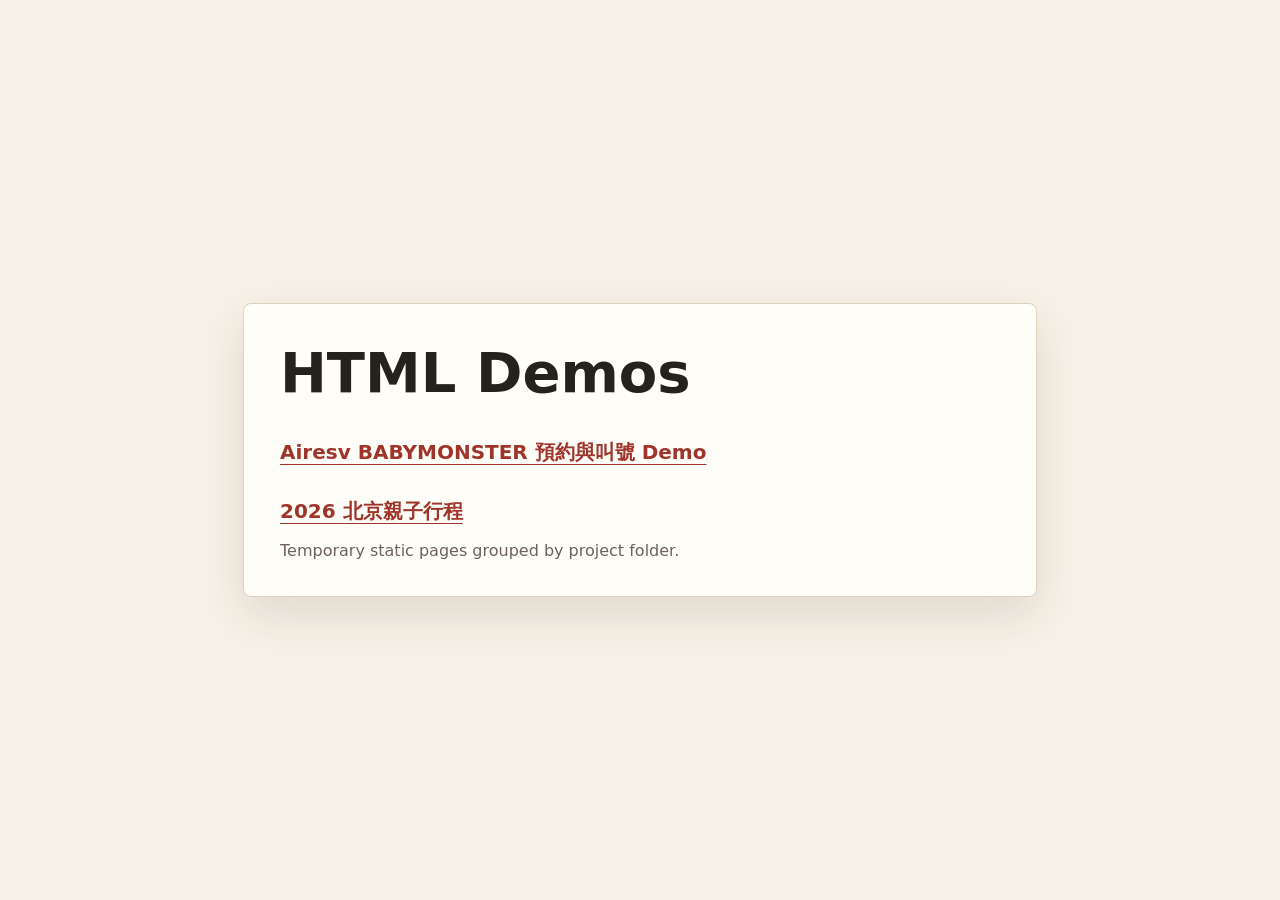
<file: index.html>
<!doctype html>
<html lang="zh-Hant">
<head>
  <meta charset="utf-8">
  <meta name="viewport" content="width=device-width, initial-scale=1">
  <title>Mike HTML Demos</title>
  <style>
    body {
      margin: 0;
      min-height: 100vh;
      display: grid;
      place-items: center;
      background: #f7f1e7;
      color: #25211c;
      font-family: "PingFang TC", "Noto Sans TC", system-ui, sans-serif;
    }
    main {
      width: min(720px, calc(100% - 32px));
      padding: 36px;
      background: #fffdf8;
      border: 1px solid #dfd0bd;
      border-radius: 8px;
      box-shadow: 0 18px 48px rgba(58, 41, 23, .12);
    }
    h1 { margin: 0 0 18px; font-size: clamp(32px, 8vw, 56px); }
    a {
      display: block;
      padding: 16px 0;
      color: #9f352a;
      font-size: 20px;
      font-weight: 700;
      text-decoration-thickness: 1px;
      text-underline-offset: 5px;
    }
    p { margin: 0; color: #6c6258; }
  </style>
</head>
<body>
  <main>
    <h1>HTML Demos</h1>
    <a href="./airesv-kpop-demo/">Airesv BABYMONSTER 預約與叫號 Demo</a>
    <a href="./2026-beijing-family-trip/">2026 北京親子行程</a>
    <p>Temporary static pages grouped by project folder.</p>
  </main>
</body>
</html>
</file>
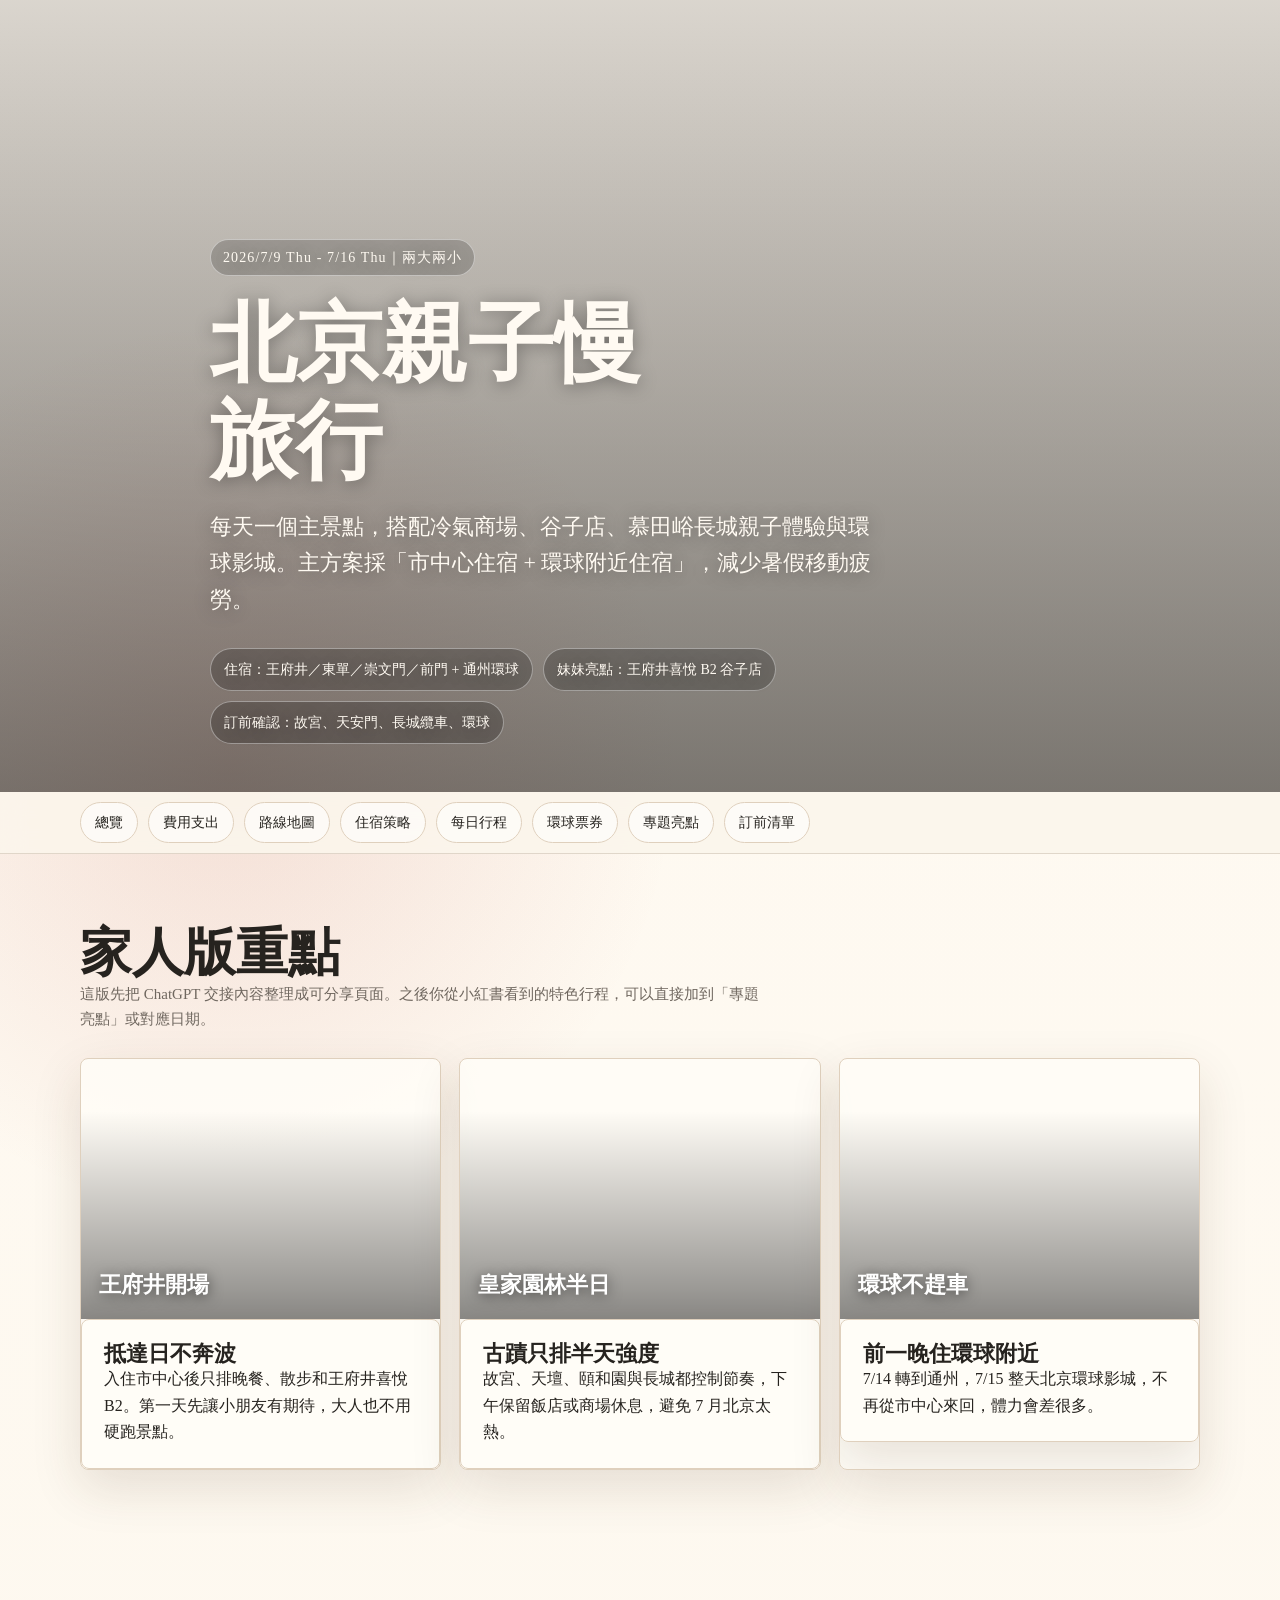
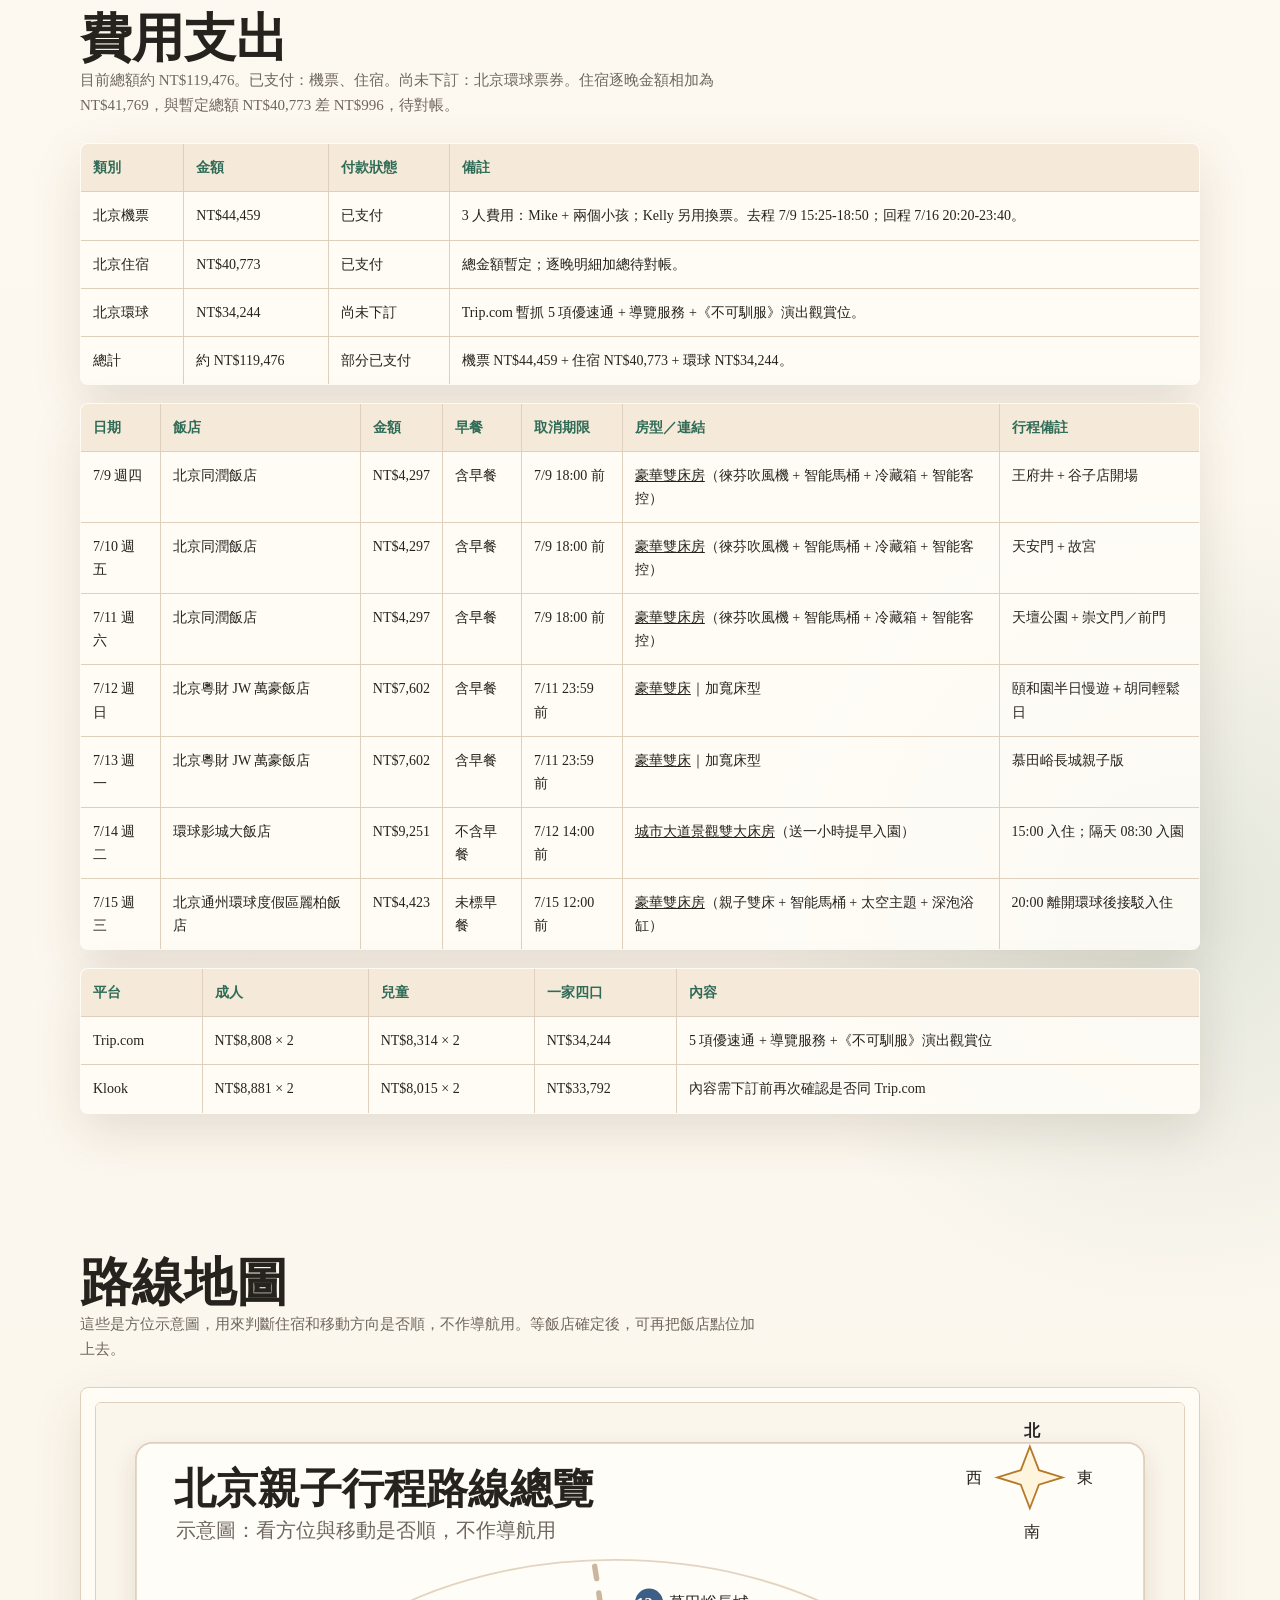
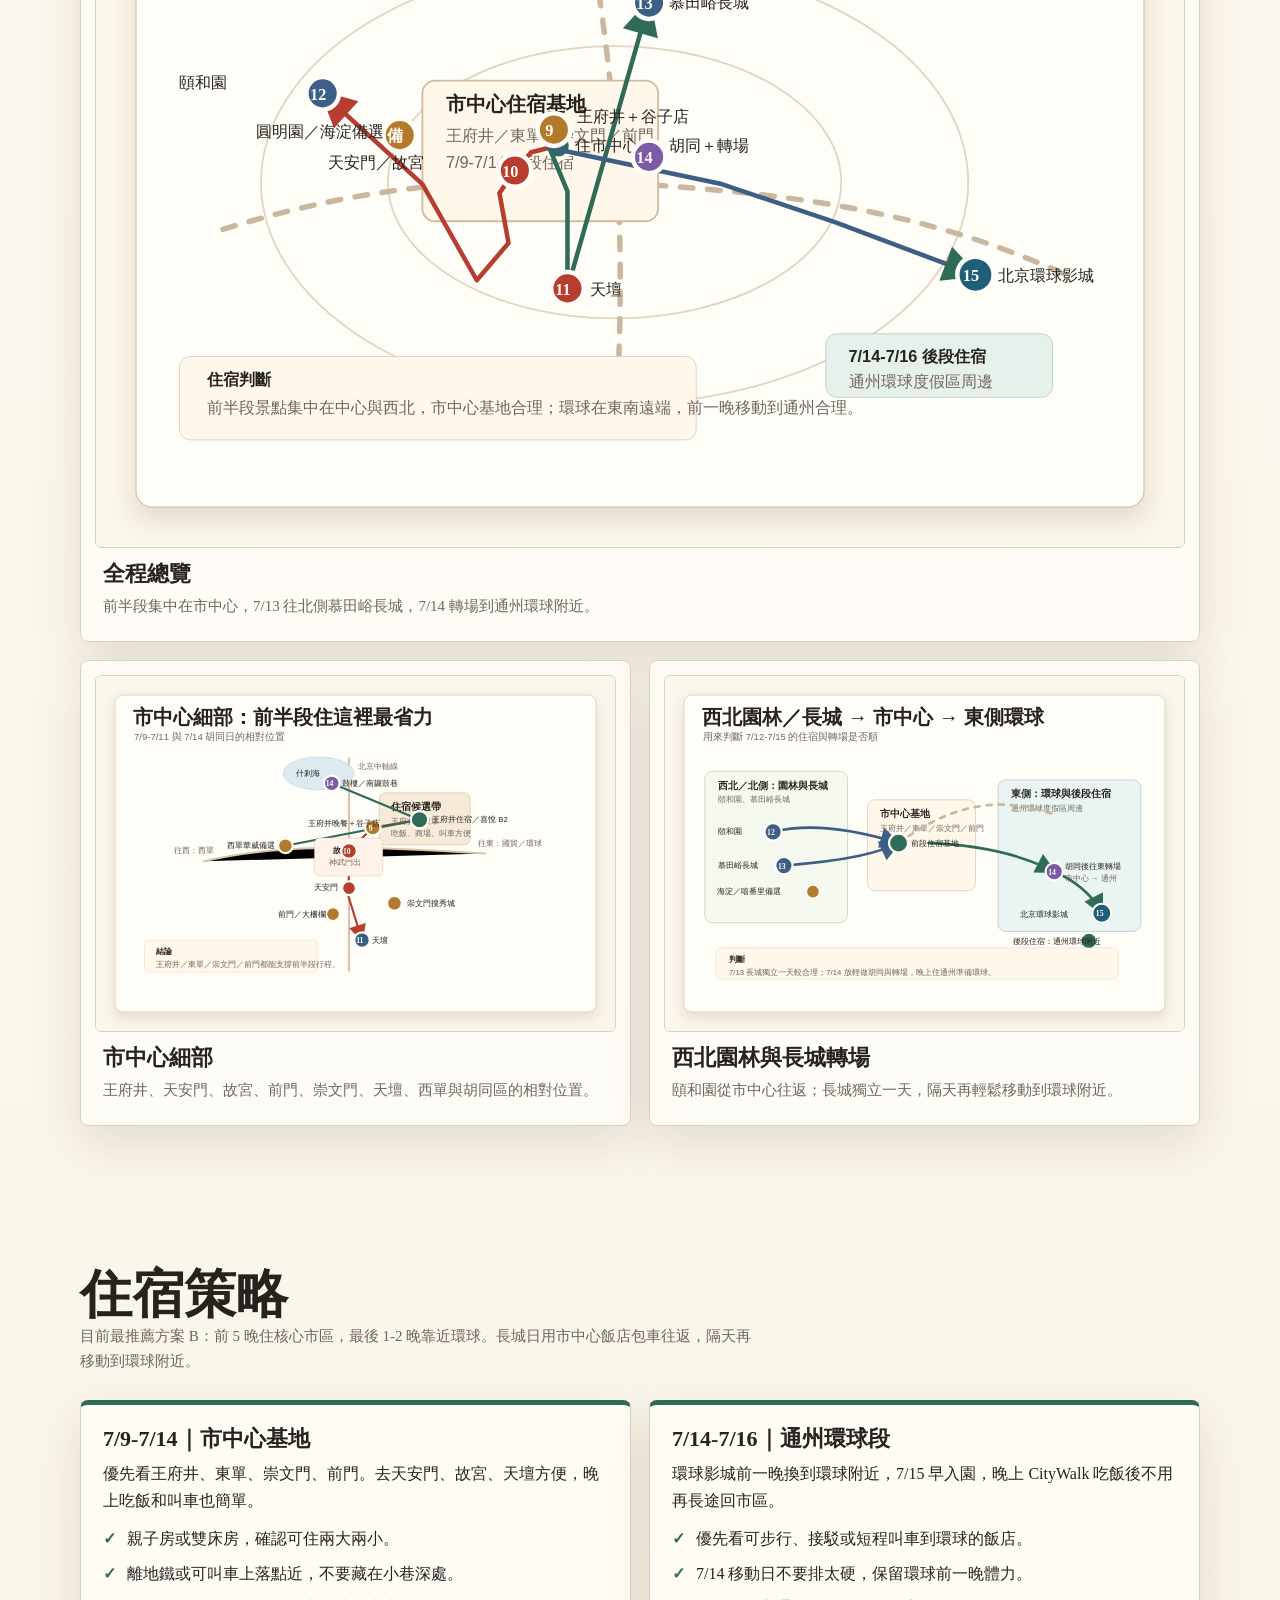
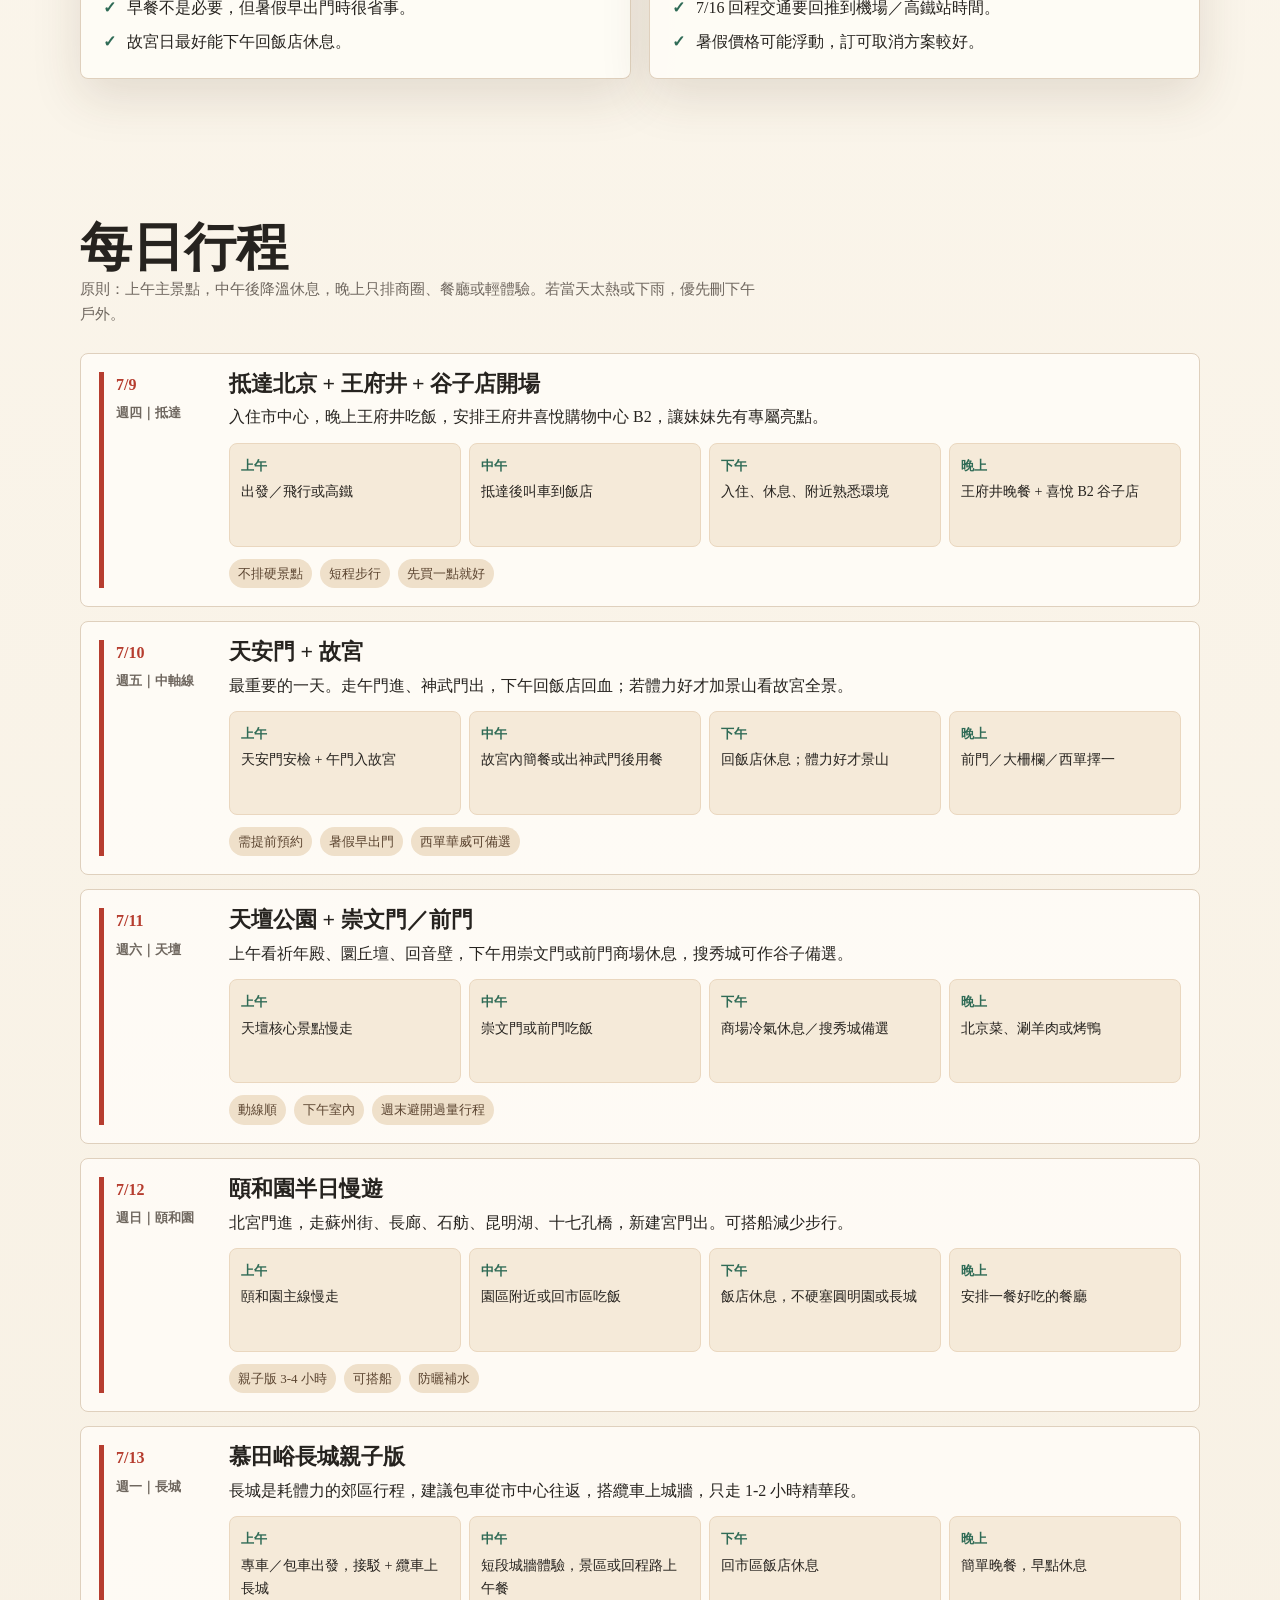
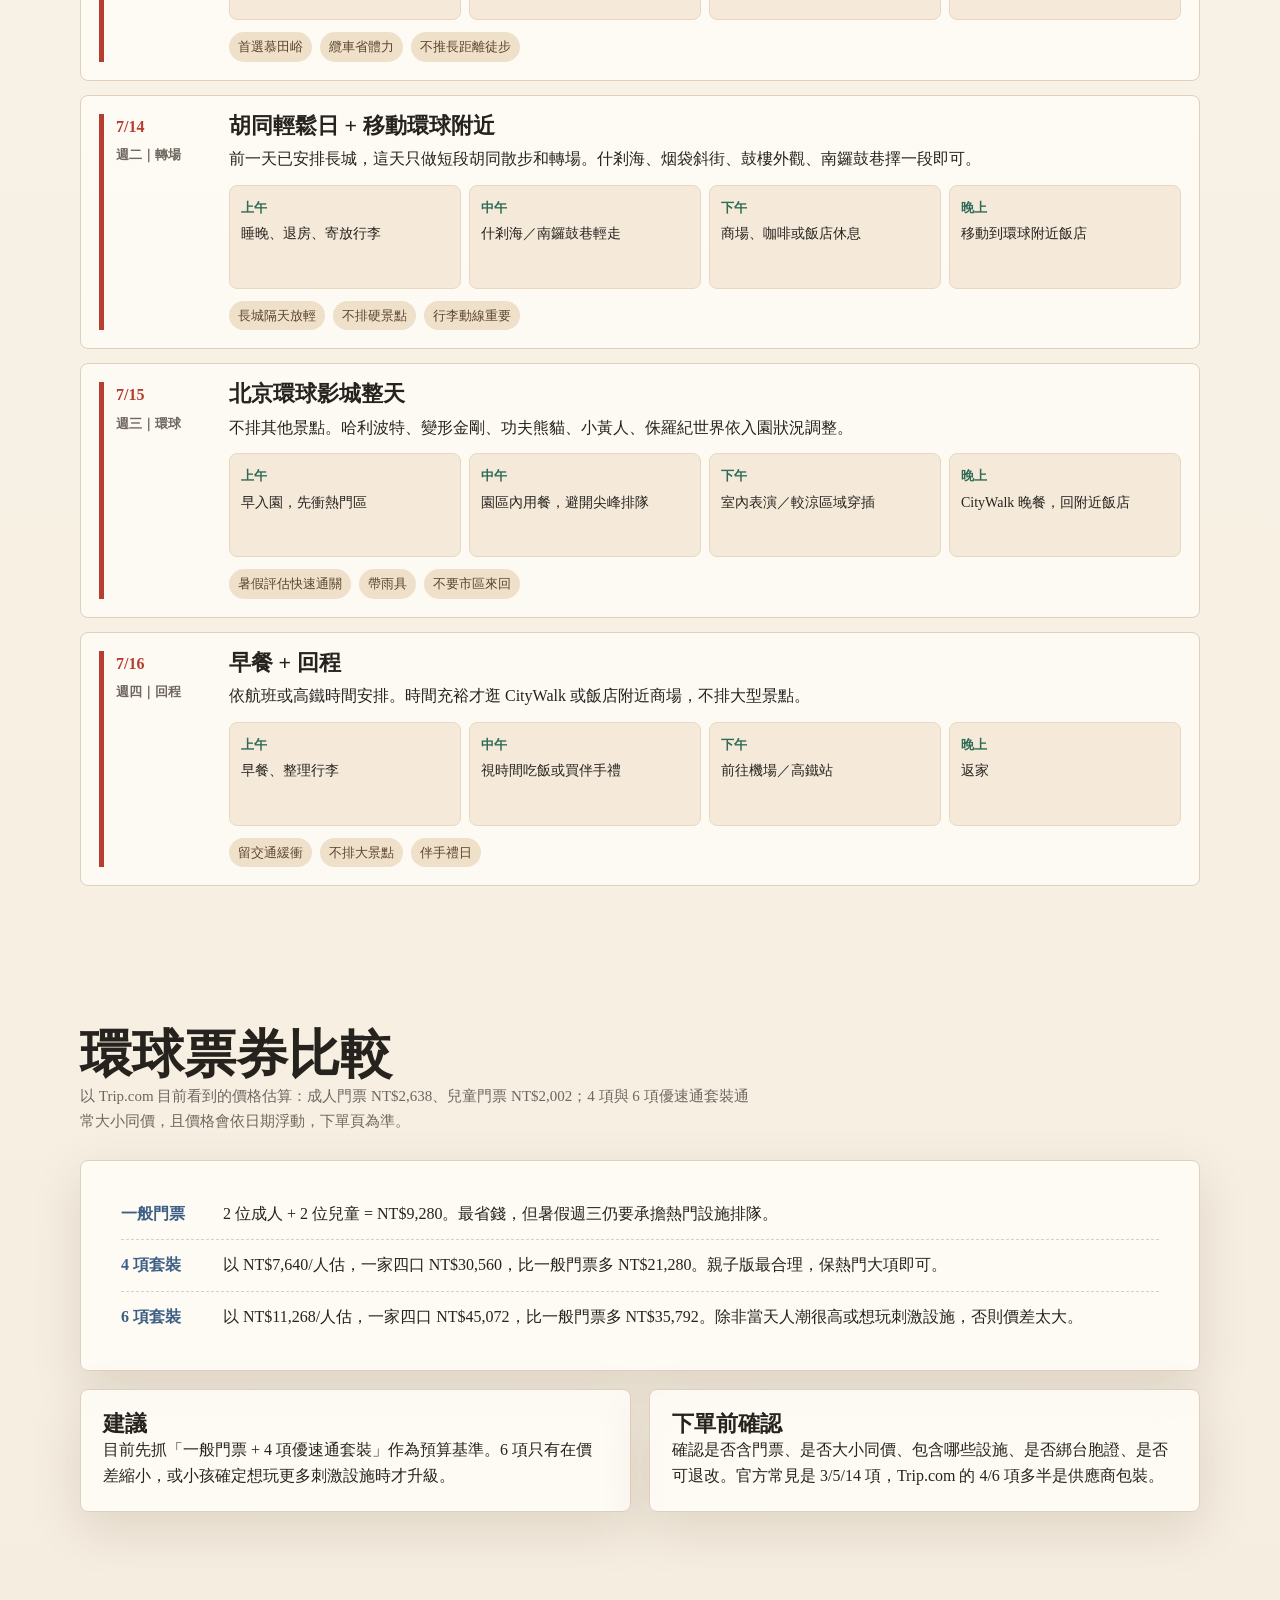
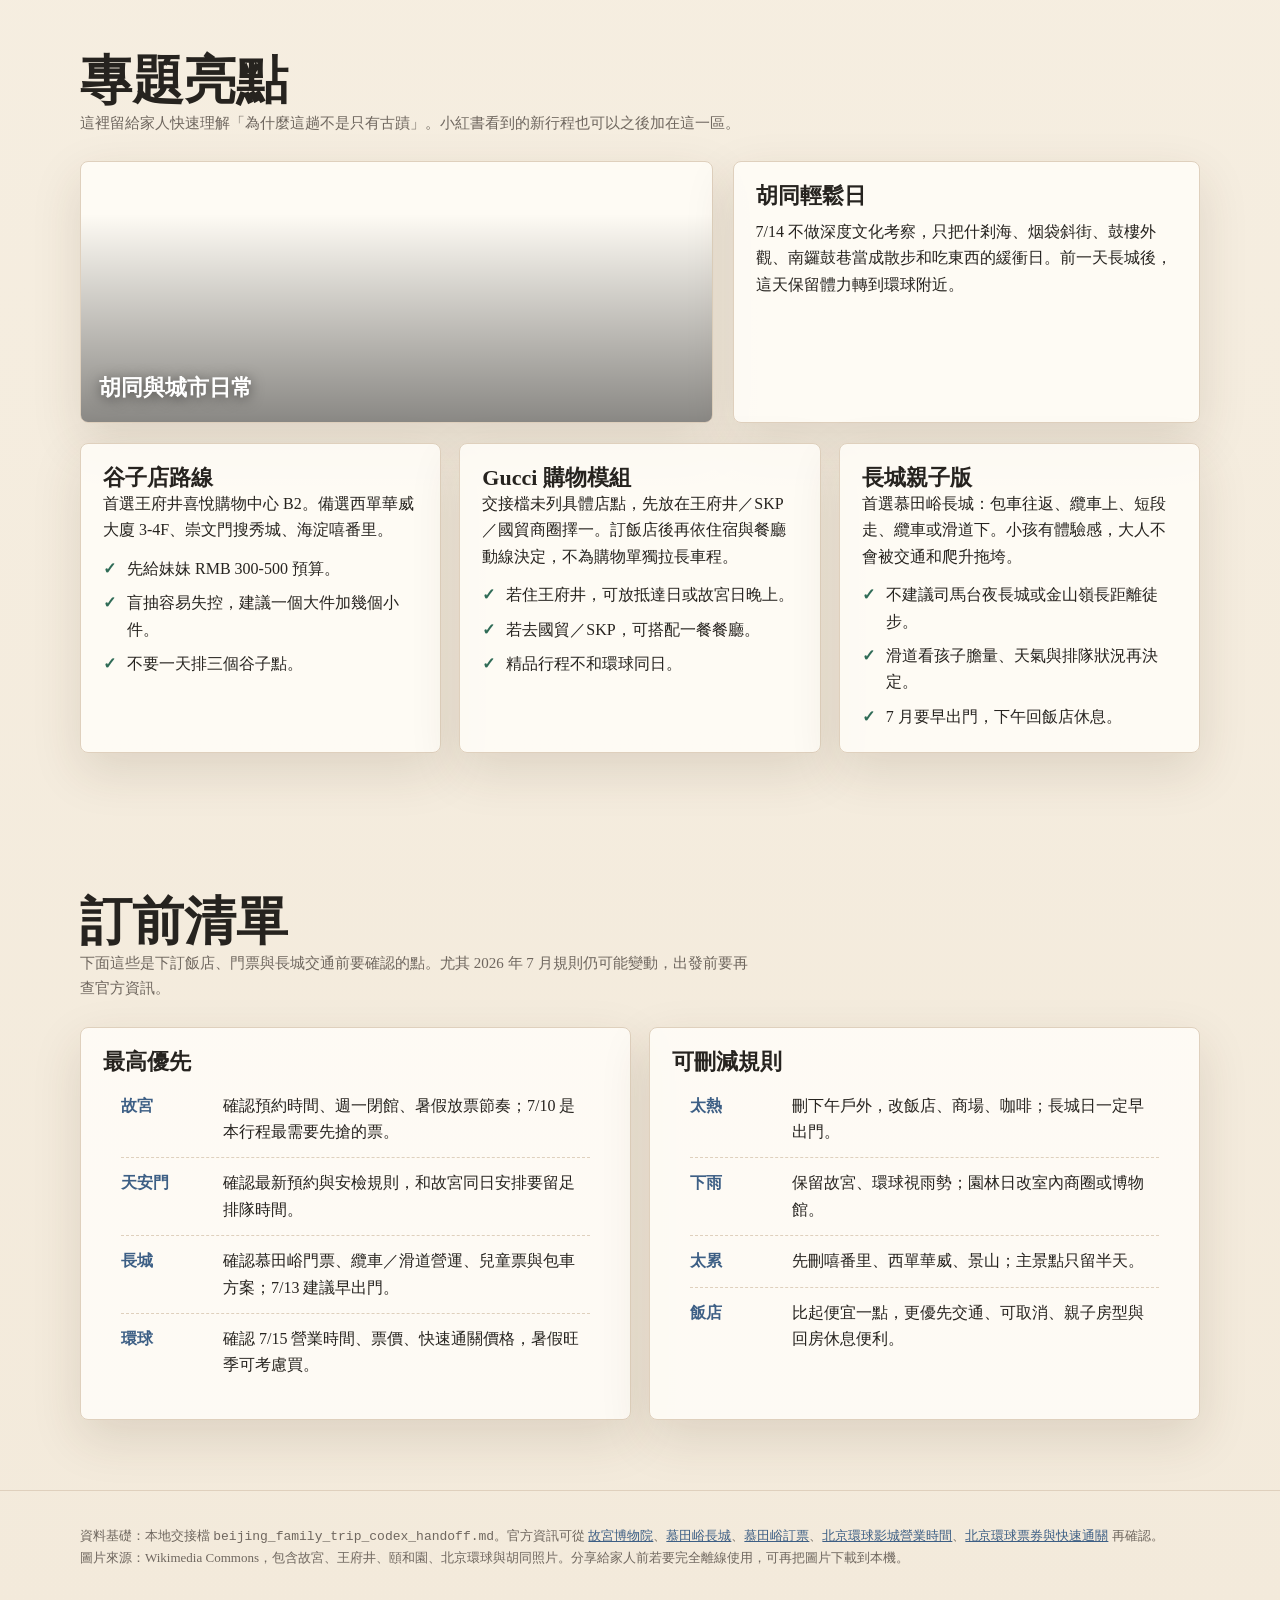
<file: 2026-beijing-family-trip/index.html>
<!doctype html>
<html lang="zh-Hant">
<head>
  <meta charset="utf-8">
  <meta name="viewport" content="width=device-width, initial-scale=1">
  <title>2026 北京親子行程｜7/9-7/16</title>
  <style>
    :root {
      --ink: #26231f;
      --muted: #6f675f;
      --paper: #fbf6ec;
      --panel: #fffdf8;
      --line: #dfd0bd;
      --red: #b63d2f;
      --green: #2f6b56;
      --blue: #3d5f85;
      --gold: #b47a2c;
      --shadow: 0 18px 50px rgba(66, 45, 24, .13);
    }

    * { box-sizing: border-box; }
    html { scroll-behavior: smooth; }
    body {
      margin: 0;
      color: var(--ink);
      background:
        radial-gradient(circle at 18% 8%, rgba(182,61,47,.14), transparent 28rem),
        radial-gradient(circle at 92% 26%, rgba(47,107,86,.13), transparent 26rem),
        linear-gradient(180deg, #fffaf2 0%, var(--paper) 44%, #f3eadb 100%);
      font-family: "PingFang TC", "Noto Serif TC", "Songti TC", Georgia, serif;
      line-height: 1.65;
    }

    a { color: inherit; }
    .wrap { width: min(1120px, calc(100% - 32px)); margin: 0 auto; }

    header {
      min-height: 88vh;
      display: grid;
      align-items: end;
      padding: 28px 0 48px;
      background:
        linear-gradient(180deg, rgba(26,22,18,.16), rgba(26,22,18,.58)),
        url("https://upload.wikimedia.org/wikipedia/commons/9/91/Forbidden_City_%28146231977%29.jpeg") center/cover;
      color: #fffaf2;
    }

    nav {
      position: sticky;
      top: 0;
      z-index: 10;
      background: rgba(251, 246, 236, .9);
      backdrop-filter: blur(12px);
      border-bottom: 1px solid rgba(114, 92, 66, .2);
    }

    nav .wrap {
      display: flex;
      gap: 10px;
      overflow-x: auto;
      padding: 10px 0;
    }

    nav a {
      white-space: nowrap;
      text-decoration: none;
      border: 1px solid var(--line);
      border-radius: 999px;
      padding: 8px 14px;
      background: rgba(255,255,255,.56);
      font-size: 14px;
    }

    .hero {
      display: grid;
      gap: 20px;
      max-width: 860px;
      text-shadow: 0 2px 18px rgba(0,0,0,.35);
    }

    .eyebrow {
      width: fit-content;
      padding: 6px 12px;
      border: 1px solid rgba(255,255,255,.45);
      border-radius: 999px;
      background: rgba(0,0,0,.18);
      font-size: 14px;
      letter-spacing: .08em;
    }

    h1, h2, h3 { margin: 0; line-height: 1.12; letter-spacing: 0; }
    h1 { font-size: clamp(42px, 8vw, 86px); max-width: 10ch; }
    h2 { font-size: clamp(30px, 5vw, 52px); }
    h3 { font-size: 22px; }
    p { margin: 0; }

    .hero p { max-width: 670px; font-size: clamp(17px, 2vw, 22px); }
    .hero-meta {
      display: flex;
      flex-wrap: wrap;
      gap: 10px;
      margin-top: 10px;
    }

    .pill {
      display: inline-flex;
      align-items: center;
      gap: 7px;
      border: 1px solid rgba(255,255,255,.4);
      border-radius: 999px;
      padding: 9px 13px;
      background: rgba(0,0,0,.22);
      font-size: 14px;
    }

    section { padding: 70px 0; }
    .section-head {
      display: grid;
      grid-template-columns: 1fr auto;
      gap: 20px;
      align-items: end;
      margin-bottom: 26px;
    }

    .note {
      color: var(--muted);
      max-width: 680px;
      font-size: 15px;
    }

    .grid { display: grid; gap: 18px; }
    .grid.two { grid-template-columns: repeat(2, minmax(0, 1fr)); }
    .grid.three { grid-template-columns: repeat(3, minmax(0, 1fr)); }

    .card {
      background: rgba(255,253,248,.88);
      border: 1px solid var(--line);
      border-radius: 8px;
      box-shadow: var(--shadow);
      overflow: hidden;
    }

    .card.pad { padding: 22px; }
    .photo {
      min-height: 260px;
      background-size: cover;
      background-position: center;
      position: relative;
    }

    .photo::after {
      content: "";
      position: absolute;
      inset: 0;
      background: linear-gradient(180deg, transparent 20%, rgba(0,0,0,.46));
    }

    .photo span {
      position: absolute;
      z-index: 1;
      left: 18px;
      bottom: 16px;
      color: white;
      font-weight: 700;
      font-size: 22px;
      text-shadow: 0 2px 14px rgba(0,0,0,.55);
    }

    .route {
      display: grid;
      gap: 14px;
      counter-reset: day;
    }

    .day {
      display: grid;
      grid-template-columns: 112px 1fr;
      gap: 18px;
      padding: 18px;
      border: 1px solid var(--line);
      border-radius: 8px;
      background: rgba(255,253,248,.82);
    }

    .date {
      border-left: 5px solid var(--red);
      padding-left: 12px;
      font-weight: 800;
      color: var(--red);
    }

    .date small {
      display: block;
      color: var(--muted);
      font-weight: 600;
      margin-top: 4px;
    }

    .day h3 { margin-bottom: 8px; }
    .slots {
      display: grid;
      grid-template-columns: repeat(4, minmax(0, 1fr));
      gap: 8px;
      margin-top: 12px;
    }

    .slot {
      min-height: 104px;
      padding: 11px;
      border-radius: 8px;
      background: #f5ead9;
      border: 1px solid #ead7bf;
      font-size: 14px;
    }

    .slot b {
      display: block;
      color: var(--green);
      margin-bottom: 4px;
      font-size: 13px;
    }

    .tagline {
      display: flex;
      flex-wrap: wrap;
      gap: 8px;
      margin-top: 12px;
    }

    .tag {
      border-radius: 999px;
      padding: 4px 9px;
      background: #efe0ca;
      color: #5b4430;
      font-size: 13px;
    }

    .stay {
      border-top: 5px solid var(--green);
    }

    .stay h3, .focus h3 { margin-bottom: 10px; }
    .checklist {
      list-style: none;
      padding: 0;
      margin: 12px 0 0;
      display: grid;
      gap: 8px;
    }

    .checklist li {
      padding-left: 24px;
      position: relative;
    }

    .checklist li::before {
      content: "✓";
      position: absolute;
      left: 0;
      color: var(--green);
      font-weight: 900;
    }

    .focus {
      display: grid;
      grid-template-columns: 1.15fr .85fr;
      gap: 20px;
      align-items: stretch;
      margin-bottom: 20px;
    }

    .focus .card { min-height: 100%; }
    .mini-map {
      display: grid;
      gap: 12px;
      padding: 18px;
    }

    .line {
      display: grid;
      grid-template-columns: 90px 1fr;
      gap: 12px;
      align-items: start;
      border-bottom: 1px dashed var(--line);
      padding-bottom: 12px;
    }

    .line:last-child { border-bottom: 0; padding-bottom: 0; }
    .line b { color: var(--blue); }

    .sources {
      font-size: 13px;
      color: var(--muted);
    }

    .sources a { color: var(--blue); }

    .map-card {
      padding: 14px;
    }

    .map-card img {
      display: block;
      width: 100%;
      height: auto;
      border-radius: 6px;
      border: 1px solid var(--line);
      background: #fffdf8;
    }

    .map-card h3 {
      margin: 14px 8px 8px;
    }

    .map-card p {
      margin: 0 8px 8px;
      color: var(--muted);
      font-size: 15px;
    }

    table.budget {
      width: 100%;
      border-collapse: collapse;
      background: rgba(255,253,248,.88);
      border: 1px solid var(--line);
      border-radius: 8px;
      overflow: hidden;
      box-shadow: var(--shadow);
    }

    .budget th,
    .budget td {
      border: 1px solid var(--line);
      padding: 12px;
      text-align: left;
      vertical-align: top;
      font-size: 14px;
    }

    .budget th {
      background: #f5ead9;
      color: var(--green);
    }

    footer {
      padding: 34px 0 54px;
      border-top: 1px solid var(--line);
      color: var(--muted);
      font-size: 14px;
    }

    @media (max-width: 860px) {
      header { min-height: 76vh; }
      .section-head, .grid.two, .grid.three, .focus { grid-template-columns: 1fr; }
      .day { grid-template-columns: 1fr; }
      .slots { grid-template-columns: repeat(2, minmax(0, 1fr)); }
    }

    @media (max-width: 520px) {
      .wrap { width: min(100% - 22px, 1120px); }
      section { padding: 48px 0; }
      .slots { grid-template-columns: 1fr; }
      .photo { min-height: 210px; }
    }

    @media print {
      nav { display: none; }
      header { min-height: auto; padding: 46px 0; color: var(--ink); background: none; }
      .hero { text-shadow: none; }
      .pill, .eyebrow { color: var(--ink); background: transparent; border-color: var(--line); }
      .card, .day { box-shadow: none; break-inside: avoid; }
      section { padding: 26px 0; }
    }
  </style>
</head>
<body>
  <header>
    <div class="wrap hero">
      <div class="eyebrow">2026/7/9 Thu - 7/16 Thu｜兩大兩小</div>
      <h1>北京親子慢旅行</h1>
      <p>每天一個主景點，搭配冷氣商場、谷子店、慕田峪長城親子體驗與環球影城。主方案採「市中心住宿 + 環球附近住宿」，減少暑假移動疲勞。</p>
      <div class="hero-meta">
        <span class="pill">住宿：王府井／東單／崇文門／前門 + 通州環球</span>
        <span class="pill">妹妹亮點：王府井喜悅 B2 谷子店</span>
        <span class="pill">訂前確認：故宮、天安門、長城纜車、環球</span>
      </div>
    </div>
  </header>

  <nav>
    <div class="wrap">
      <a href="#overview">總覽</a>
      <a href="#costs">費用支出</a>
      <a href="#maps">路線地圖</a>
      <a href="#hotel">住宿策略</a>
      <a href="#route">每日行程</a>
      <a href="#universal-tickets">環球票券</a>
      <a href="#themes">專題亮點</a>
      <a href="#booking">訂前清單</a>
    </div>
  </nav>

  <main>
    <section id="overview">
      <div class="wrap">
        <div class="section-head">
          <div>
            <h2>家人版重點</h2>
            <p class="note">這版先把 ChatGPT 交接內容整理成可分享頁面。之後你從小紅書看到的特色行程，可以直接加到「專題亮點」或對應日期。</p>
          </div>
        </div>
        <div class="grid three">
          <article class="card">
            <div class="photo" style="background-image:url('https://upload.wikimedia.org/wikipedia/commons/2/28/Wangfujing_street%2C_Beijing.JPG')"><span>王府井開場</span></div>
            <div class="card pad">
              <h3>抵達日不奔波</h3>
              <p>入住市中心後只排晚餐、散步和王府井喜悅 B2。第一天先讓小朋友有期待，大人也不用硬跑景點。</p>
            </div>
          </article>
          <article class="card">
            <div class="photo" style="background-image:url('https://upload.wikimedia.org/wikipedia/commons/d/db/Longevity_Hill_of_the_Summer_Palace.jpg')"><span>皇家園林半日</span></div>
            <div class="card pad">
              <h3>古蹟只排半天強度</h3>
              <p>故宮、天壇、頤和園與長城都控制節奏，下午保留飯店或商場休息，避免 7 月北京太熱。</p>
            </div>
          </article>
          <article class="card">
            <div class="photo" style="background-image:url('https://upload.wikimedia.org/wikipedia/commons/7/72/Entrance_of_Universal_Studios_Beijing_%2820210907121707%29.jpg')"><span>環球不趕車</span></div>
            <div class="card pad">
              <h3>前一晚住環球附近</h3>
              <p>7/14 轉到通州，7/15 整天北京環球影城，不再從市中心來回，體力會差很多。</p>
            </div>
          </article>
        </div>
      </div>
    </section>

    <section id="costs">
      <div class="wrap">
        <div class="section-head">
          <div>
            <h2>費用支出</h2>
            <p class="note">目前總額約 NT$119,476。已支付：機票、住宿。尚未下訂：北京環球票券。住宿逐晚金額相加為 NT$41,769，與暫定總額 NT$40,773 差 NT$996，待對帳。</p>
          </div>
        </div>
        <table class="budget">
          <tr><th>類別</th><th>金額</th><th>付款狀態</th><th>備註</th></tr>
          <tr><td>北京機票</td><td>NT$44,459</td><td>已支付</td><td>3 人費用：Mike + 兩個小孩；Kelly 另用換票。去程 7/9 15:25-18:50；回程 7/16 20:20-23:40。</td></tr>
          <tr><td>北京住宿</td><td>NT$40,773</td><td>已支付</td><td>總金額暫定；逐晚明細加總待對帳。</td></tr>
          <tr><td>北京環球</td><td>NT$34,244</td><td>尚未下訂</td><td>Trip.com 暫抓 5 項優速通 + 導覽服務 +《不可馴服》演出觀賞位。</td></tr>
          <tr><td>總計</td><td>約 NT$119,476</td><td>部分已支付</td><td>機票 NT$44,459 + 住宿 NT$40,773 + 環球 NT$34,244。</td></tr>
        </table>
        <div style="height:18px"></div>
        <table class="budget">
          <tr><th>日期</th><th>飯店</th><th>金額</th><th>早餐</th><th>取消期限</th><th>房型／連結</th><th>行程備註</th></tr>
          <tr><td>7/9 週四</td><td>北京同潤飯店</td><td>NT$4,297</td><td>含早餐</td><td>7/9 18:00 前</td><td><a href="https://www.trip.com/w/QhMbWrGuCV2">豪華雙床房</a>（徠芬吹風機 + 智能馬桶 + 冷藏箱 + 智能客控）</td><td>王府井 + 谷子店開場</td></tr>
          <tr><td>7/10 週五</td><td>北京同潤飯店</td><td>NT$4,297</td><td>含早餐</td><td>7/9 18:00 前</td><td><a href="https://www.trip.com/w/QhMbWrGuCV2">豪華雙床房</a>（徠芬吹風機 + 智能馬桶 + 冷藏箱 + 智能客控）</td><td>天安門 + 故宮</td></tr>
          <tr><td>7/11 週六</td><td>北京同潤飯店</td><td>NT$4,297</td><td>含早餐</td><td>7/9 18:00 前</td><td><a href="https://www.trip.com/w/QhMbWrGuCV2">豪華雙床房</a>（徠芬吹風機 + 智能馬桶 + 冷藏箱 + 智能客控）</td><td>天壇公園 + 崇文門／前門</td></tr>
          <tr><td>7/12 週日</td><td>北京粵財 JW 萬豪飯店</td><td>NT$7,602</td><td>含早餐</td><td>7/11 23:59 前</td><td><a href="https://www.trip.com/w/21xYnaIuCV2">豪華雙床</a>｜加寬床型</td><td>頤和園半日慢遊＋胡同輕鬆日</td></tr>
          <tr><td>7/13 週一</td><td>北京粵財 JW 萬豪飯店</td><td>NT$7,602</td><td>含早餐</td><td>7/11 23:59 前</td><td><a href="https://www.trip.com/w/21xYnaIuCV2">豪華雙床</a>｜加寬床型</td><td>慕田峪長城親子版</td></tr>
          <tr><td>7/14 週二</td><td>環球影城大飯店</td><td>NT$9,251</td><td>不含早餐</td><td>7/12 14:00 前</td><td><a href="https://www.trip.com/w/XoT4riJuCV2">城市大道景觀雙大床房</a>（送一小時提早入園）</td><td>15:00 入住；隔天 08:30 入園</td></tr>
          <tr><td>7/15 週三</td><td>北京通州環球度假區麗柏飯店</td><td>NT$4,423</td><td>未標早餐</td><td>7/15 12:00 前</td><td><a href="https://www.trip.com/w/u7ApoCLuCV2">豪華雙床房</a>（親子雙床 + 智能馬桶 + 太空主題 + 深泡浴缸）</td><td>20:00 離開環球後接駁入住</td></tr>
        </table>
        <div style="height:18px"></div>
        <table class="budget">
          <tr><th>平台</th><th>成人</th><th>兒童</th><th>一家四口</th><th>內容</th></tr>
          <tr><td>Trip.com</td><td>NT$8,808 × 2</td><td>NT$8,314 × 2</td><td>NT$34,244</td><td>5 項優速通 + 導覽服務 +《不可馴服》演出觀賞位</td></tr>
          <tr><td>Klook</td><td>NT$8,881 × 2</td><td>NT$8,015 × 2</td><td>NT$33,792</td><td>內容需下訂前再次確認是否同 Trip.com</td></tr>
        </table>
      </div>
    </section>

    <section id="maps">
      <div class="wrap">
        <div class="section-head">
          <div>
            <h2>路線地圖</h2>
            <p class="note">這些是方位示意圖，用來判斷住宿和移動方向是否順，不作導航用。等飯店確定後，可再把飯店點位加上去。</p>
          </div>
        </div>
        <div class="grid">
          <article class="card map-card">
            <img src="./assets/beijing-route-overview.svg" alt="北京親子行程全程方位總覽">
            <h3>全程總覽</h3>
            <p>前半段集中在市中心，7/13 往北側慕田峪長城，7/14 轉場到通州環球附近。</p>
          </article>
          <div class="grid two">
            <article class="card map-card">
              <img src="./assets/beijing-city-center-map.svg" alt="北京行程市中心細部示意圖">
              <h3>市中心細部</h3>
              <p>王府井、天安門、故宮、前門、崇文門、天壇、西單與胡同區的相對位置。</p>
            </article>
            <article class="card map-card">
              <img src="./assets/beijing-west-east-transfer.svg" alt="北京西北園林與東側轉場示意圖">
              <h3>西北園林與長城轉場</h3>
              <p>頤和園從市中心往返；長城獨立一天，隔天再輕鬆移動到環球附近。</p>
            </article>
          </div>
        </div>
      </div>
    </section>

    <section id="hotel">
      <div class="wrap">
        <div class="section-head">
          <div>
            <h2>住宿策略</h2>
            <p class="note">目前最推薦方案 B：前 5 晚住核心市區，最後 1-2 晚靠近環球。長城日用市中心飯店包車往返，隔天再移動到環球附近。</p>
          </div>
        </div>
        <div class="grid two">
          <article class="card pad stay">
            <h3>7/9-7/14｜市中心基地</h3>
            <p>優先看王府井、東單、崇文門、前門。去天安門、故宮、天壇方便，晚上吃飯和叫車也簡單。</p>
            <ul class="checklist">
              <li>親子房或雙床房，確認可住兩大兩小。</li>
              <li>離地鐵或可叫車上落點近，不要藏在小巷深處。</li>
              <li>早餐不是必要，但暑假早出門時很省事。</li>
              <li>故宮日最好能下午回飯店休息。</li>
            </ul>
          </article>
          <article class="card pad stay">
            <h3>7/14-7/16｜通州環球段</h3>
            <p>環球影城前一晚換到環球附近，7/15 早入園，晚上 CityWalk 吃飯後不用再長途回市區。</p>
            <ul class="checklist">
              <li>優先看可步行、接駁或短程叫車到環球的飯店。</li>
              <li>7/14 移動日不要排太硬，保留環球前一晚體力。</li>
              <li>7/16 回程交通要回推到機場／高鐵站時間。</li>
              <li>暑假價格可能浮動，訂可取消方案較好。</li>
            </ul>
          </article>
        </div>
      </div>
    </section>

    <section id="route">
      <div class="wrap">
        <div class="section-head">
          <div>
            <h2>每日行程</h2>
            <p class="note">原則：上午主景點，中午後降溫休息，晚上只排商圈、餐廳或輕體驗。若當天太熱或下雨，優先刪下午戶外。</p>
          </div>
        </div>
        <div class="route">
          <article class="day">
            <div class="date">7/9<small>週四｜抵達</small></div>
            <div>
              <h3>抵達北京 + 王府井 + 谷子店開場</h3>
              <p>入住市中心，晚上王府井吃飯，安排王府井喜悅購物中心 B2，讓妹妹先有專屬亮點。</p>
              <div class="slots">
                <div class="slot"><b>上午</b>出發／飛行或高鐵</div>
                <div class="slot"><b>中午</b>抵達後叫車到飯店</div>
                <div class="slot"><b>下午</b>入住、休息、附近熟悉環境</div>
                <div class="slot"><b>晚上</b>王府井晚餐 + 喜悅 B2 谷子店</div>
              </div>
              <div class="tagline"><span class="tag">不排硬景點</span><span class="tag">短程步行</span><span class="tag">先買一點就好</span></div>
            </div>
          </article>

          <article class="day">
            <div class="date">7/10<small>週五｜中軸線</small></div>
            <div>
              <h3>天安門 + 故宮</h3>
              <p>最重要的一天。走午門進、神武門出，下午回飯店回血；若體力好才加景山看故宮全景。</p>
              <div class="slots">
                <div class="slot"><b>上午</b>天安門安檢 + 午門入故宮</div>
                <div class="slot"><b>中午</b>故宮內簡餐或出神武門後用餐</div>
                <div class="slot"><b>下午</b>回飯店休息；體力好才景山</div>
                <div class="slot"><b>晚上</b>前門／大柵欄／西單擇一</div>
              </div>
              <div class="tagline"><span class="tag">需提前預約</span><span class="tag">暑假早出門</span><span class="tag">西單華威可備選</span></div>
            </div>
          </article>

          <article class="day">
            <div class="date">7/11<small>週六｜天壇</small></div>
            <div>
              <h3>天壇公園 + 崇文門／前門</h3>
              <p>上午看祈年殿、圜丘壇、回音壁，下午用崇文門或前門商場休息，搜秀城可作谷子備選。</p>
              <div class="slots">
                <div class="slot"><b>上午</b>天壇核心景點慢走</div>
                <div class="slot"><b>中午</b>崇文門或前門吃飯</div>
                <div class="slot"><b>下午</b>商場冷氣休息／搜秀城備選</div>
                <div class="slot"><b>晚上</b>北京菜、涮羊肉或烤鴨</div>
              </div>
              <div class="tagline"><span class="tag">動線順</span><span class="tag">下午室內</span><span class="tag">週末避開過量行程</span></div>
            </div>
          </article>

          <article class="day">
            <div class="date">7/12<small>週日｜頤和園</small></div>
            <div>
              <h3>頤和園半日慢遊</h3>
              <p>北宮門進，走蘇州街、長廊、石舫、昆明湖、十七孔橋，新建宮門出。可搭船減少步行。</p>
              <div class="slots">
                <div class="slot"><b>上午</b>頤和園主線慢走</div>
                <div class="slot"><b>中午</b>園區附近或回市區吃飯</div>
                <div class="slot"><b>下午</b>飯店休息，不硬塞圓明園或長城</div>
                <div class="slot"><b>晚上</b>安排一餐好吃的餐廳</div>
              </div>
              <div class="tagline"><span class="tag">親子版 3-4 小時</span><span class="tag">可搭船</span><span class="tag">防曬補水</span></div>
            </div>
          </article>

          <article class="day">
            <div class="date">7/13<small>週一｜長城</small></div>
            <div>
              <h3>慕田峪長城親子版</h3>
              <p>長城是耗體力的郊區行程，建議包車從市中心往返，搭纜車上城牆，只走 1-2 小時精華段。</p>
              <div class="slots">
                <div class="slot"><b>上午</b>專車／包車出發，接駁 + 纜車上長城</div>
                <div class="slot"><b>中午</b>短段城牆體驗，景區或回程路上午餐</div>
                <div class="slot"><b>下午</b>回市區飯店休息</div>
                <div class="slot"><b>晚上</b>簡單晚餐，早點休息</div>
              </div>
              <div class="tagline"><span class="tag">首選慕田峪</span><span class="tag">纜車省體力</span><span class="tag">不推長距離徒步</span></div>
            </div>
          </article>

          <article class="day">
            <div class="date">7/14<small>週二｜轉場</small></div>
            <div>
              <h3>胡同輕鬆日 + 移動環球附近</h3>
              <p>前一天已安排長城，這天只做短段胡同散步和轉場。什剎海、烟袋斜街、鼓樓外觀、南鑼鼓巷擇一段即可。</p>
              <div class="slots">
                <div class="slot"><b>上午</b>睡晚、退房、寄放行李</div>
                <div class="slot"><b>中午</b>什剎海／南鑼鼓巷輕走</div>
                <div class="slot"><b>下午</b>商場、咖啡或飯店休息</div>
                <div class="slot"><b>晚上</b>移動到環球附近飯店</div>
              </div>
              <div class="tagline"><span class="tag">長城隔天放輕</span><span class="tag">不排硬景點</span><span class="tag">行李動線重要</span></div>
            </div>
          </article>

          <article class="day">
            <div class="date">7/15<small>週三｜環球</small></div>
            <div>
              <h3>北京環球影城整天</h3>
              <p>不排其他景點。哈利波特、變形金剛、功夫熊貓、小黃人、侏羅紀世界依入園狀況調整。</p>
              <div class="slots">
                <div class="slot"><b>上午</b>早入園，先衝熱門區</div>
                <div class="slot"><b>中午</b>園區內用餐，避開尖峰排隊</div>
                <div class="slot"><b>下午</b>室內表演／較涼區域穿插</div>
                <div class="slot"><b>晚上</b>CityWalk 晚餐，回附近飯店</div>
              </div>
              <div class="tagline"><span class="tag">暑假評估快速通關</span><span class="tag">帶雨具</span><span class="tag">不要市區來回</span></div>
            </div>
          </article>

          <article class="day">
            <div class="date">7/16<small>週四｜回程</small></div>
            <div>
              <h3>早餐 + 回程</h3>
              <p>依航班或高鐵時間安排。時間充裕才逛 CityWalk 或飯店附近商場，不排大型景點。</p>
              <div class="slots">
                <div class="slot"><b>上午</b>早餐、整理行李</div>
                <div class="slot"><b>中午</b>視時間吃飯或買伴手禮</div>
                <div class="slot"><b>下午</b>前往機場／高鐵站</div>
                <div class="slot"><b>晚上</b>返家</div>
              </div>
              <div class="tagline"><span class="tag">留交通緩衝</span><span class="tag">不排大景點</span><span class="tag">伴手禮日</span></div>
            </div>
          </article>
        </div>
      </div>
    </section>

    <section id="universal-tickets">
      <div class="wrap">
        <div class="section-head">
          <div>
            <h2>環球票券比較</h2>
            <p class="note">以 Trip.com 目前看到的價格估算：成人門票 NT$2,638、兒童門票 NT$2,002；4 項與 6 項優速通套裝通常大小同價，且價格會依日期浮動，下單頁為準。</p>
          </div>
        </div>
        <div class="card pad">
          <div class="mini-map">
            <div class="line"><b>一般門票</b><span>2 位成人 + 2 位兒童 = NT$9,280。最省錢，但暑假週三仍要承擔熱門設施排隊。</span></div>
            <div class="line"><b>4 項套裝</b><span>以 NT$7,640/人估，一家四口 NT$30,560，比一般門票多 NT$21,280。親子版最合理，保熱門大項即可。</span></div>
            <div class="line"><b>6 項套裝</b><span>以 NT$11,268/人估，一家四口 NT$45,072，比一般門票多 NT$35,792。除非當天人潮很高或想玩刺激設施，否則價差太大。</span></div>
          </div>
        </div>
        <div class="grid two" style="margin-top:18px">
          <article class="card pad">
            <h3>建議</h3>
            <p>目前先抓「一般門票 + 4 項優速通套裝」作為預算基準。6 項只有在價差縮小，或小孩確定想玩更多刺激設施時才升級。</p>
          </article>
          <article class="card pad">
            <h3>下單前確認</h3>
            <p>確認是否含門票、是否大小同價、包含哪些設施、是否綁台胞證、是否可退改。官方常見是 3/5/14 項，Trip.com 的 4/6 項多半是供應商包裝。</p>
          </article>
        </div>
      </div>
    </section>

    <section id="themes">
      <div class="wrap">
        <div class="section-head">
          <div>
            <h2>專題亮點</h2>
            <p class="note">這裡留給家人快速理解「為什麼這趟不是只有古蹟」。小紅書看到的新行程也可以之後加在這一區。</p>
          </div>
        </div>

        <div class="focus">
          <article class="card">
            <div class="photo" style="background-image:url('https://upload.wikimedia.org/wikipedia/commons/3/3e/Beijing_hutong_area_5.jpg')"><span>胡同與城市日常</span></div>
          </article>
          <article class="card pad">
            <h3>胡同輕鬆日</h3>
            <p>7/14 不做深度文化考察，只把什剎海、烟袋斜街、鼓樓外觀、南鑼鼓巷當成散步和吃東西的緩衝日。前一天長城後，這天保留體力轉到環球附近。</p>
          </article>
        </div>

        <div class="grid three">
          <article class="card pad">
            <h3>谷子店路線</h3>
            <p>首選王府井喜悅購物中心 B2。備選西單華威大廈 3-4F、崇文門搜秀城、海淀嘻番里。</p>
            <ul class="checklist">
              <li>先給妹妹 RMB 300-500 預算。</li>
              <li>盲抽容易失控，建議一個大件加幾個小件。</li>
              <li>不要一天排三個谷子點。</li>
            </ul>
          </article>
          <article class="card pad">
            <h3>Gucci 購物模組</h3>
            <p>交接檔未列具體店點，先放在王府井／SKP／國貿商圈擇一。訂飯店後再依住宿與餐廳動線決定，不為購物單獨拉長車程。</p>
            <ul class="checklist">
              <li>若住王府井，可放抵達日或故宮日晚上。</li>
              <li>若去國貿／SKP，可搭配一餐餐廳。</li>
              <li>精品行程不和環球同日。</li>
            </ul>
          </article>
          <article class="card pad">
            <h3>長城親子版</h3>
            <p>首選慕田峪長城：包車往返、纜車上、短段走、纜車或滑道下。小孩有體驗感，大人不會被交通和爬升拖垮。</p>
            <ul class="checklist">
              <li>不建議司馬台夜長城或金山嶺長距離徒步。</li>
              <li>滑道看孩子膽量、天氣與排隊狀況再決定。</li>
              <li>7 月要早出門，下午回飯店休息。</li>
            </ul>
          </article>
        </div>
      </div>
    </section>

    <section id="booking">
      <div class="wrap">
        <div class="section-head">
          <div>
            <h2>訂前清單</h2>
            <p class="note">下面這些是下訂飯店、門票與長城交通前要確認的點。尤其 2026 年 7 月規則仍可能變動，出發前要再查官方資訊。</p>
          </div>
        </div>
        <div class="grid two">
          <article class="card pad">
            <h3>最高優先</h3>
            <div class="mini-map">
              <div class="line"><b>故宮</b><span>確認預約時間、週一閉館、暑假放票節奏；7/10 是本行程最需要先搶的票。</span></div>
              <div class="line"><b>天安門</b><span>確認最新預約與安檢規則，和故宮同日安排要留足排隊時間。</span></div>
              <div class="line"><b>長城</b><span>確認慕田峪門票、纜車／滑道營運、兒童票與包車方案；7/13 建議早出門。</span></div>
              <div class="line"><b>環球</b><span>確認 7/15 營業時間、票價、快速通關價格，暑假旺季可考慮買。</span></div>
            </div>
          </article>
          <article class="card pad">
            <h3>可刪減規則</h3>
            <div class="mini-map">
              <div class="line"><b>太熱</b><span>刪下午戶外，改飯店、商場、咖啡；長城日一定早出門。</span></div>
              <div class="line"><b>下雨</b><span>保留故宮、環球視雨勢；園林日改室內商圈或博物館。</span></div>
              <div class="line"><b>太累</b><span>先刪嘻番里、西單華威、景山；主景點只留半天。</span></div>
              <div class="line"><b>飯店</b><span>比起便宜一點，更優先交通、可取消、親子房型與回房休息便利。</span></div>
            </div>
          </article>
        </div>
      </div>
    </section>
  </main>

  <footer>
    <div class="wrap sources">
      <p>資料基礎：本地交接檔 <code>beijing_family_trip_codex_handoff.md</code>。官方資訊可從 <a href="https://intl.dpm.org.cn/index.html?l=en">故宮博物院</a>、<a href="https://en.mutianyugreatwall.com/">慕田峪長城</a>、<a href="https://en.mutianyugreatwall.com/reservation-center/tickets">慕田峪訂票</a>、<a href="https://www.universalbeijingresort.com/en/park-schedule">北京環球影城營業時間</a>、<a href="https://www.universalbeijingresort.com/en/tickets-offers">北京環球票券與快速通關</a> 再確認。</p>
      <p>圖片來源：Wikimedia Commons，包含故宮、王府井、頤和園、北京環球與胡同照片。分享給家人前若要完全離線使用，可再把圖片下載到本機。</p>
    </div>
  </footer>
</body>
</html>
</file>
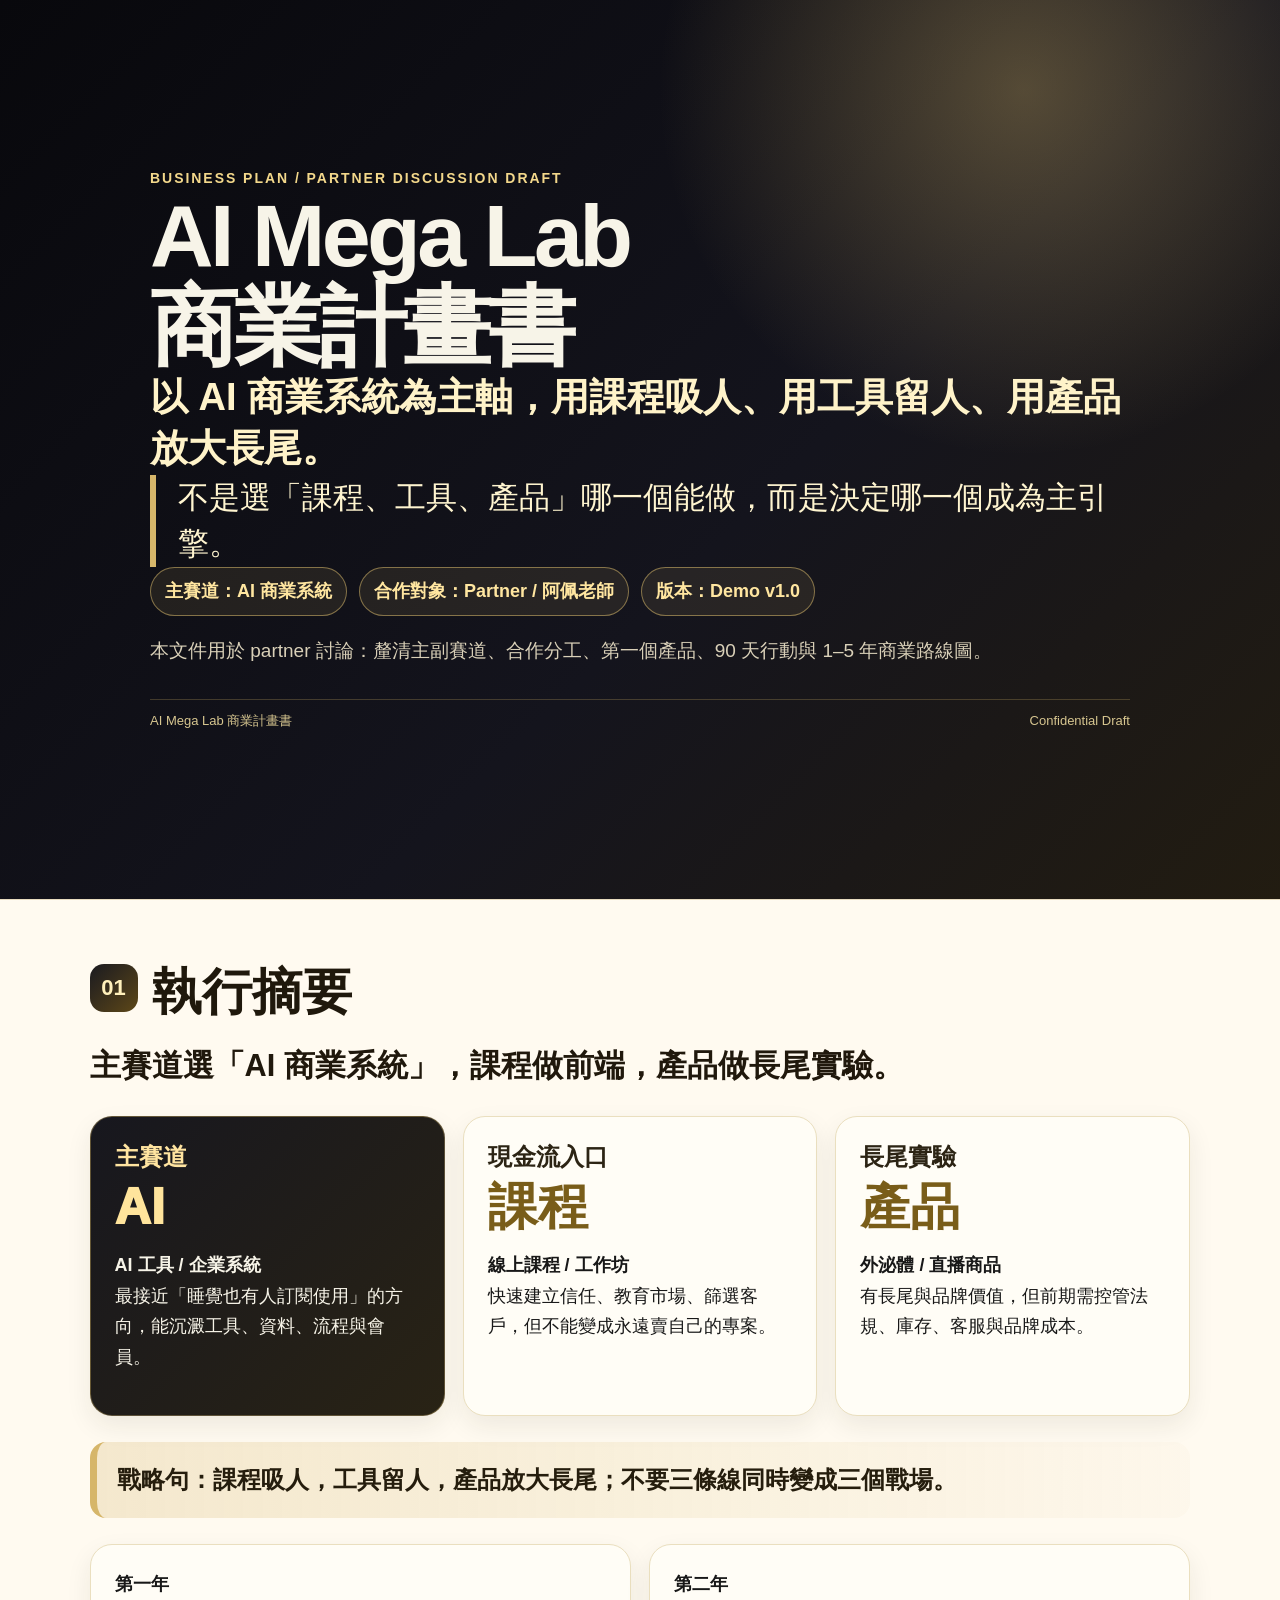
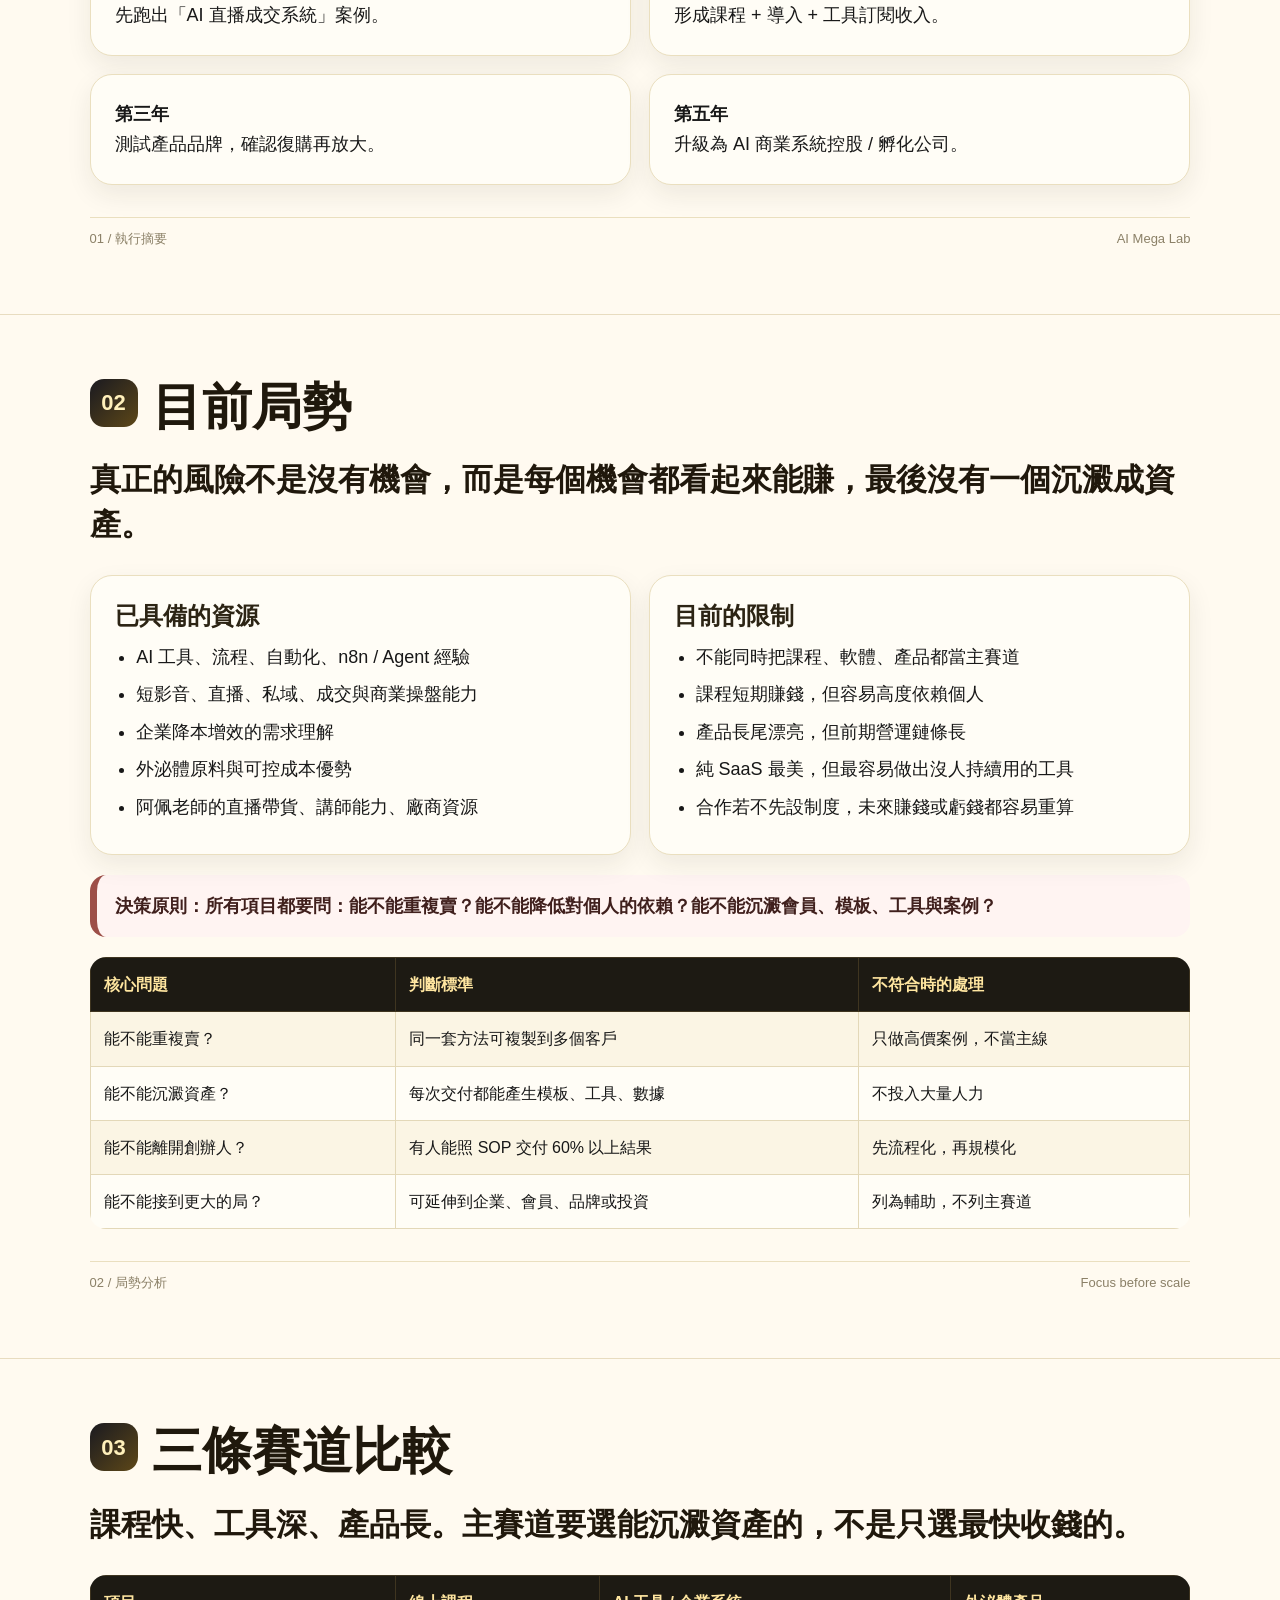
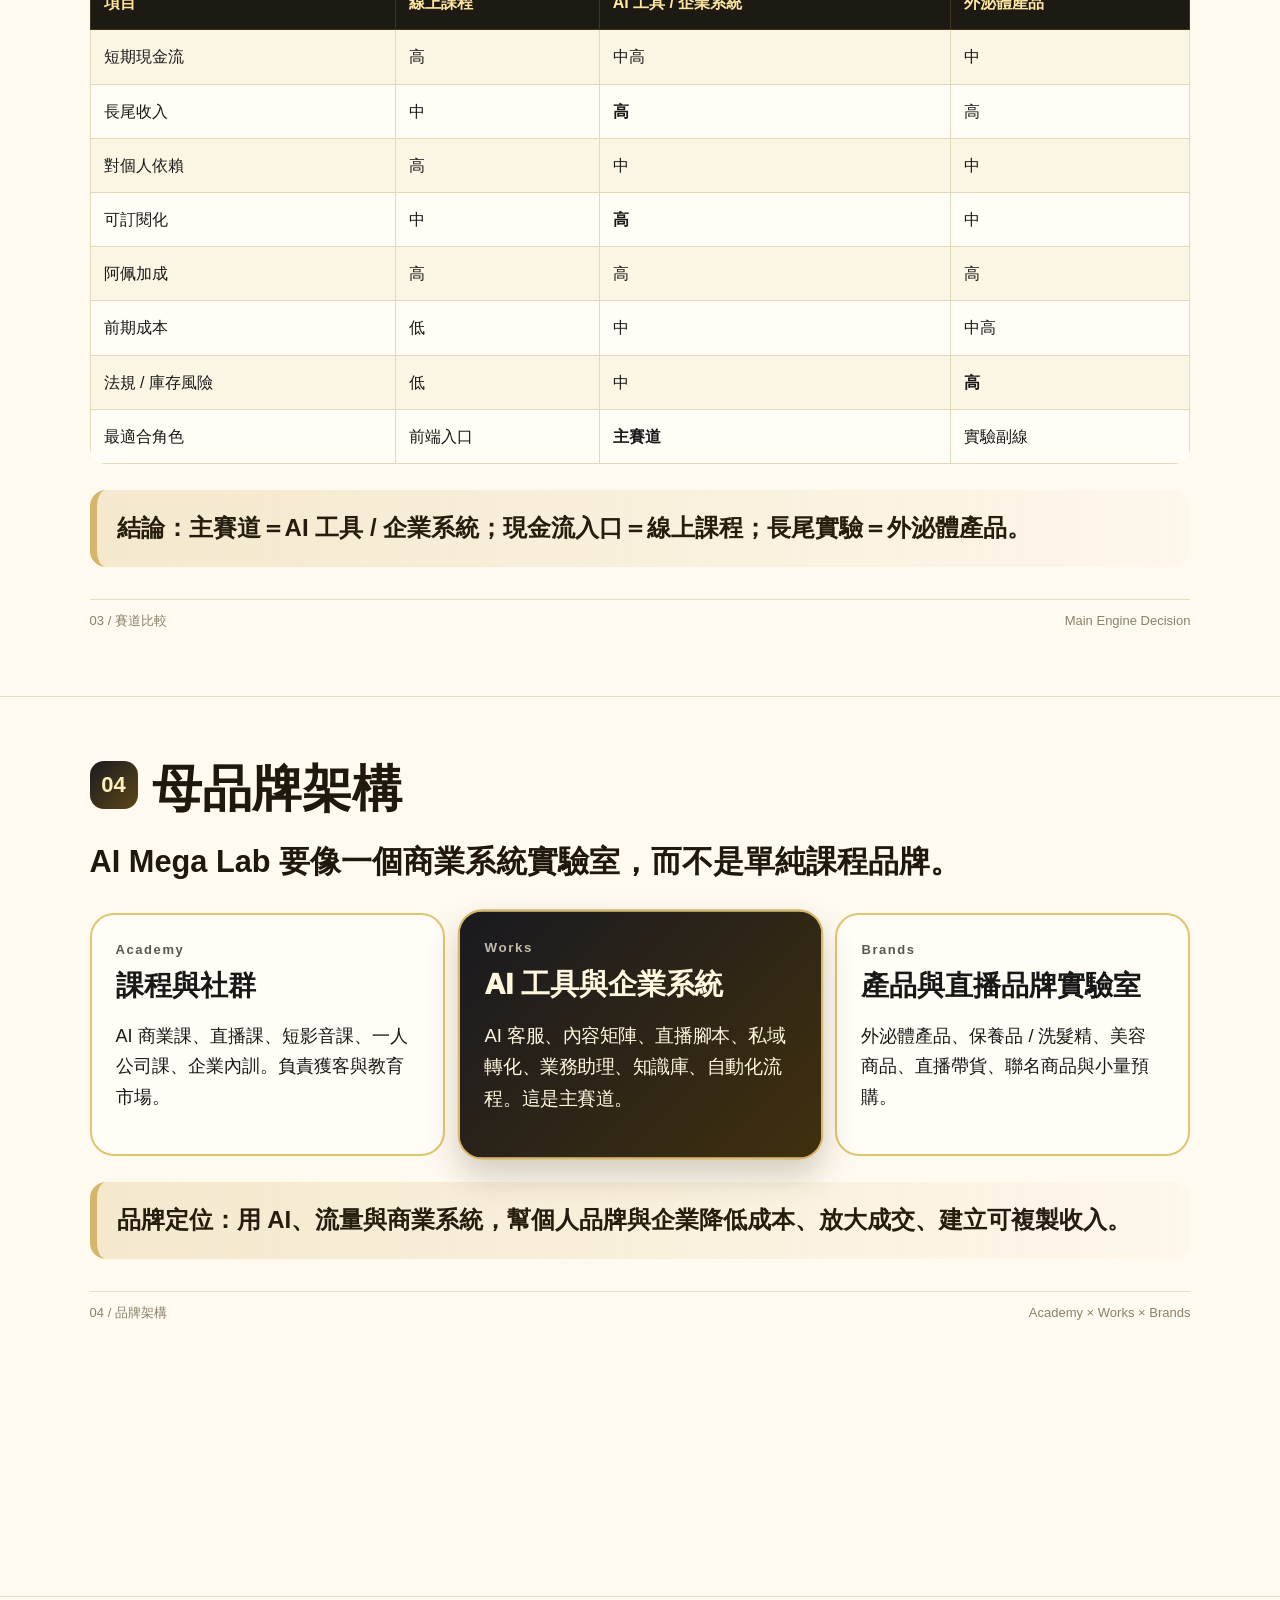
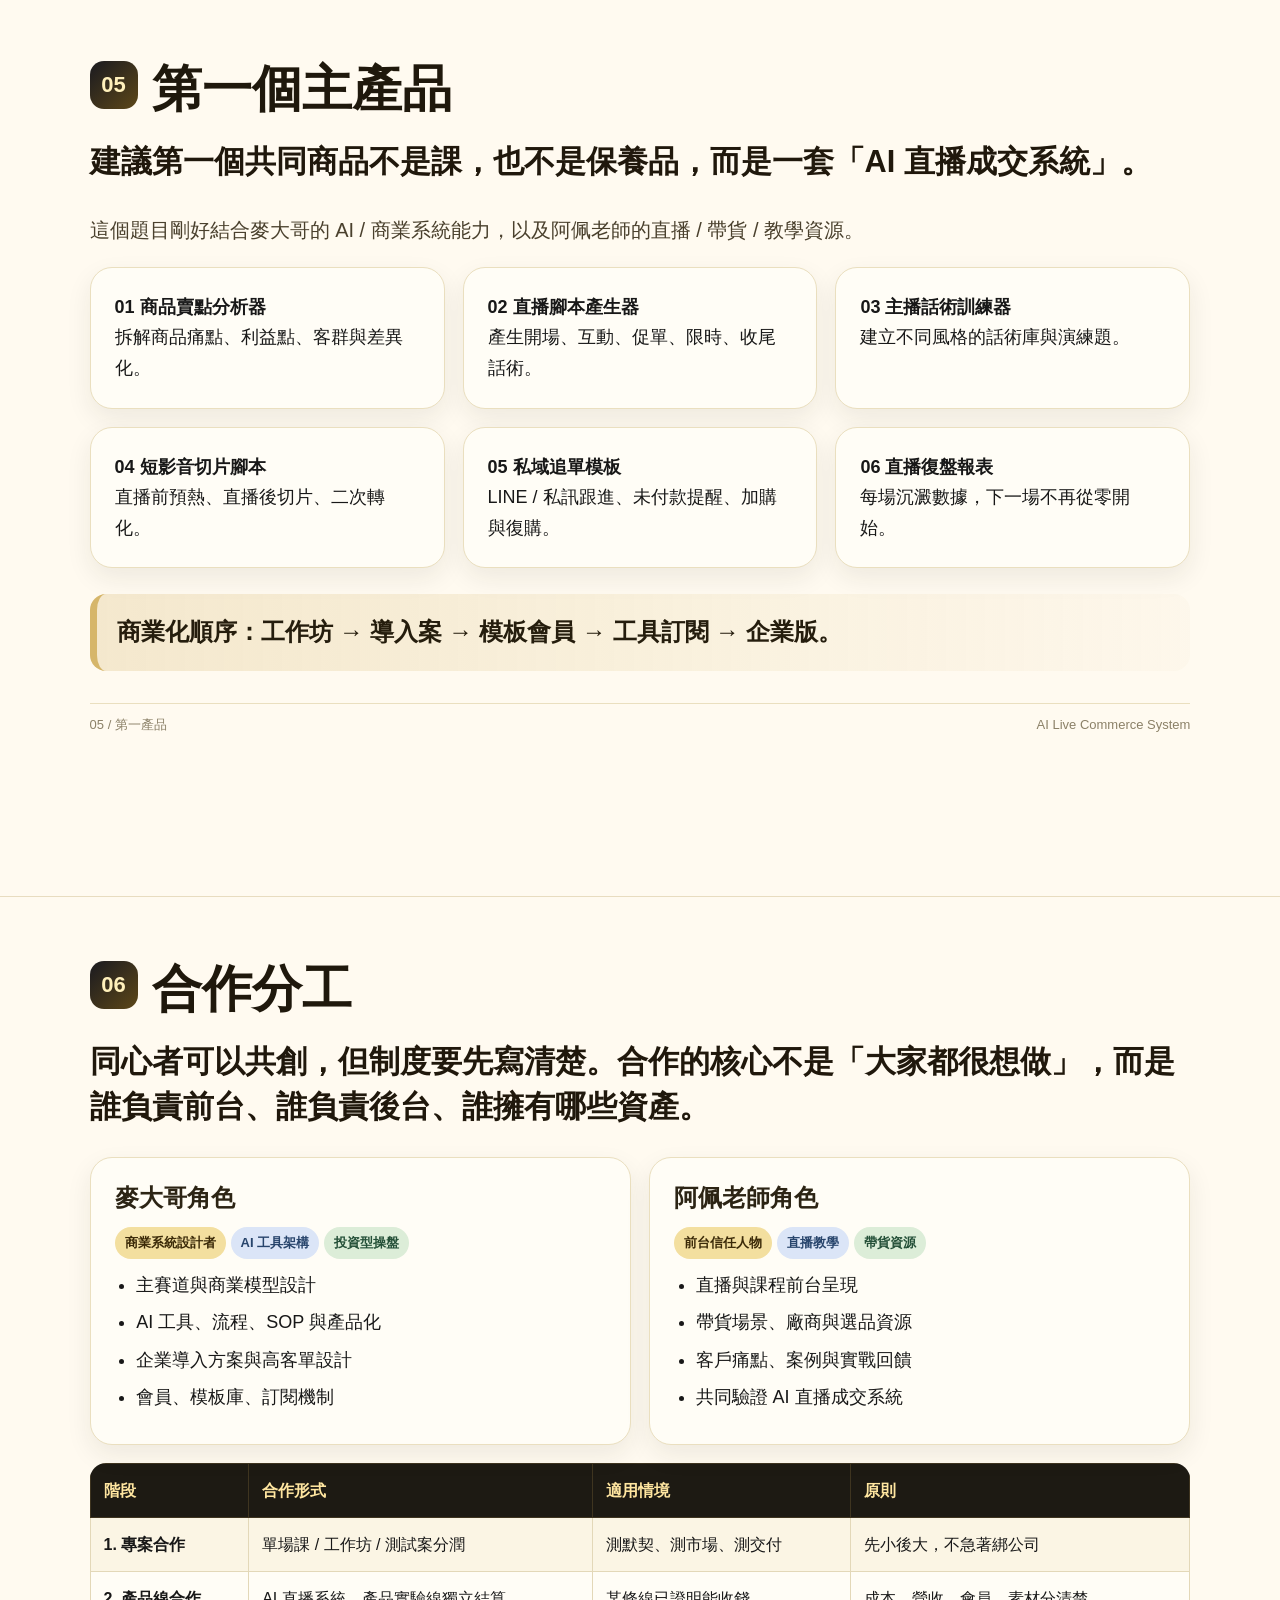
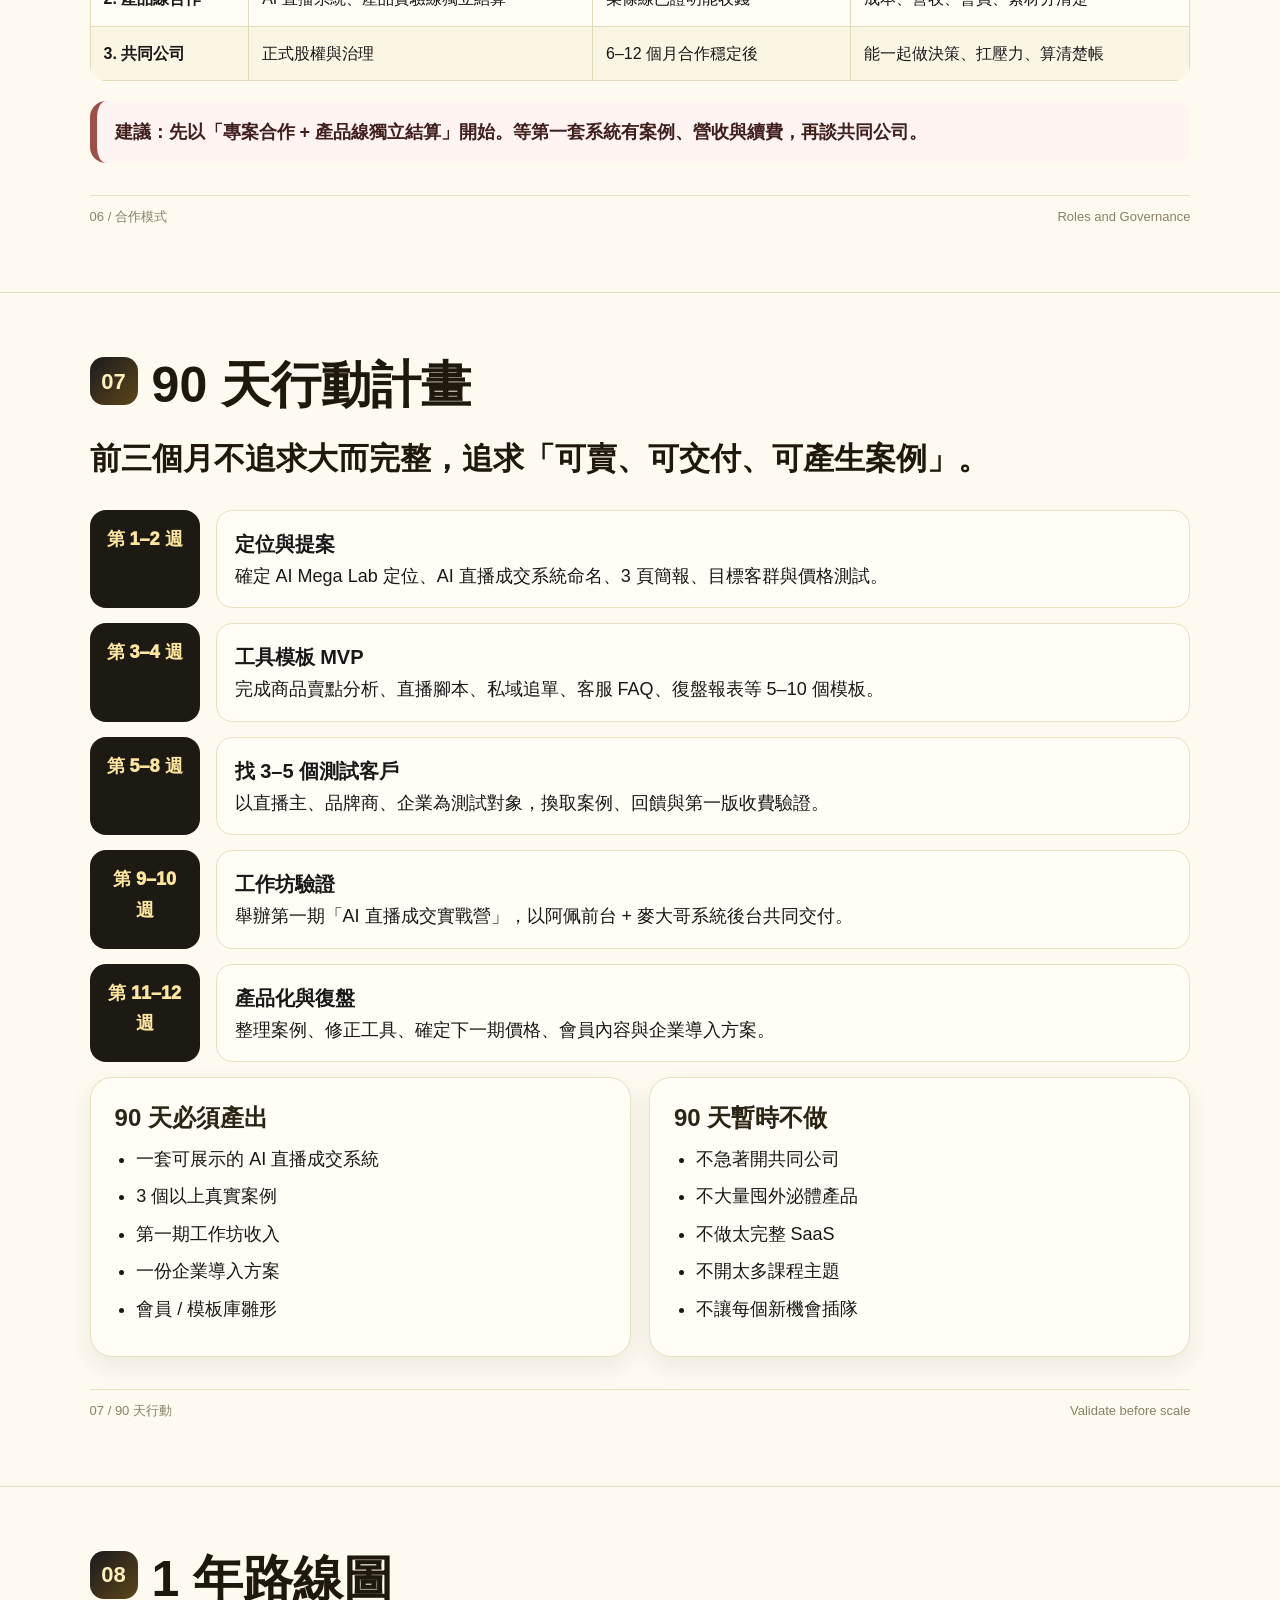
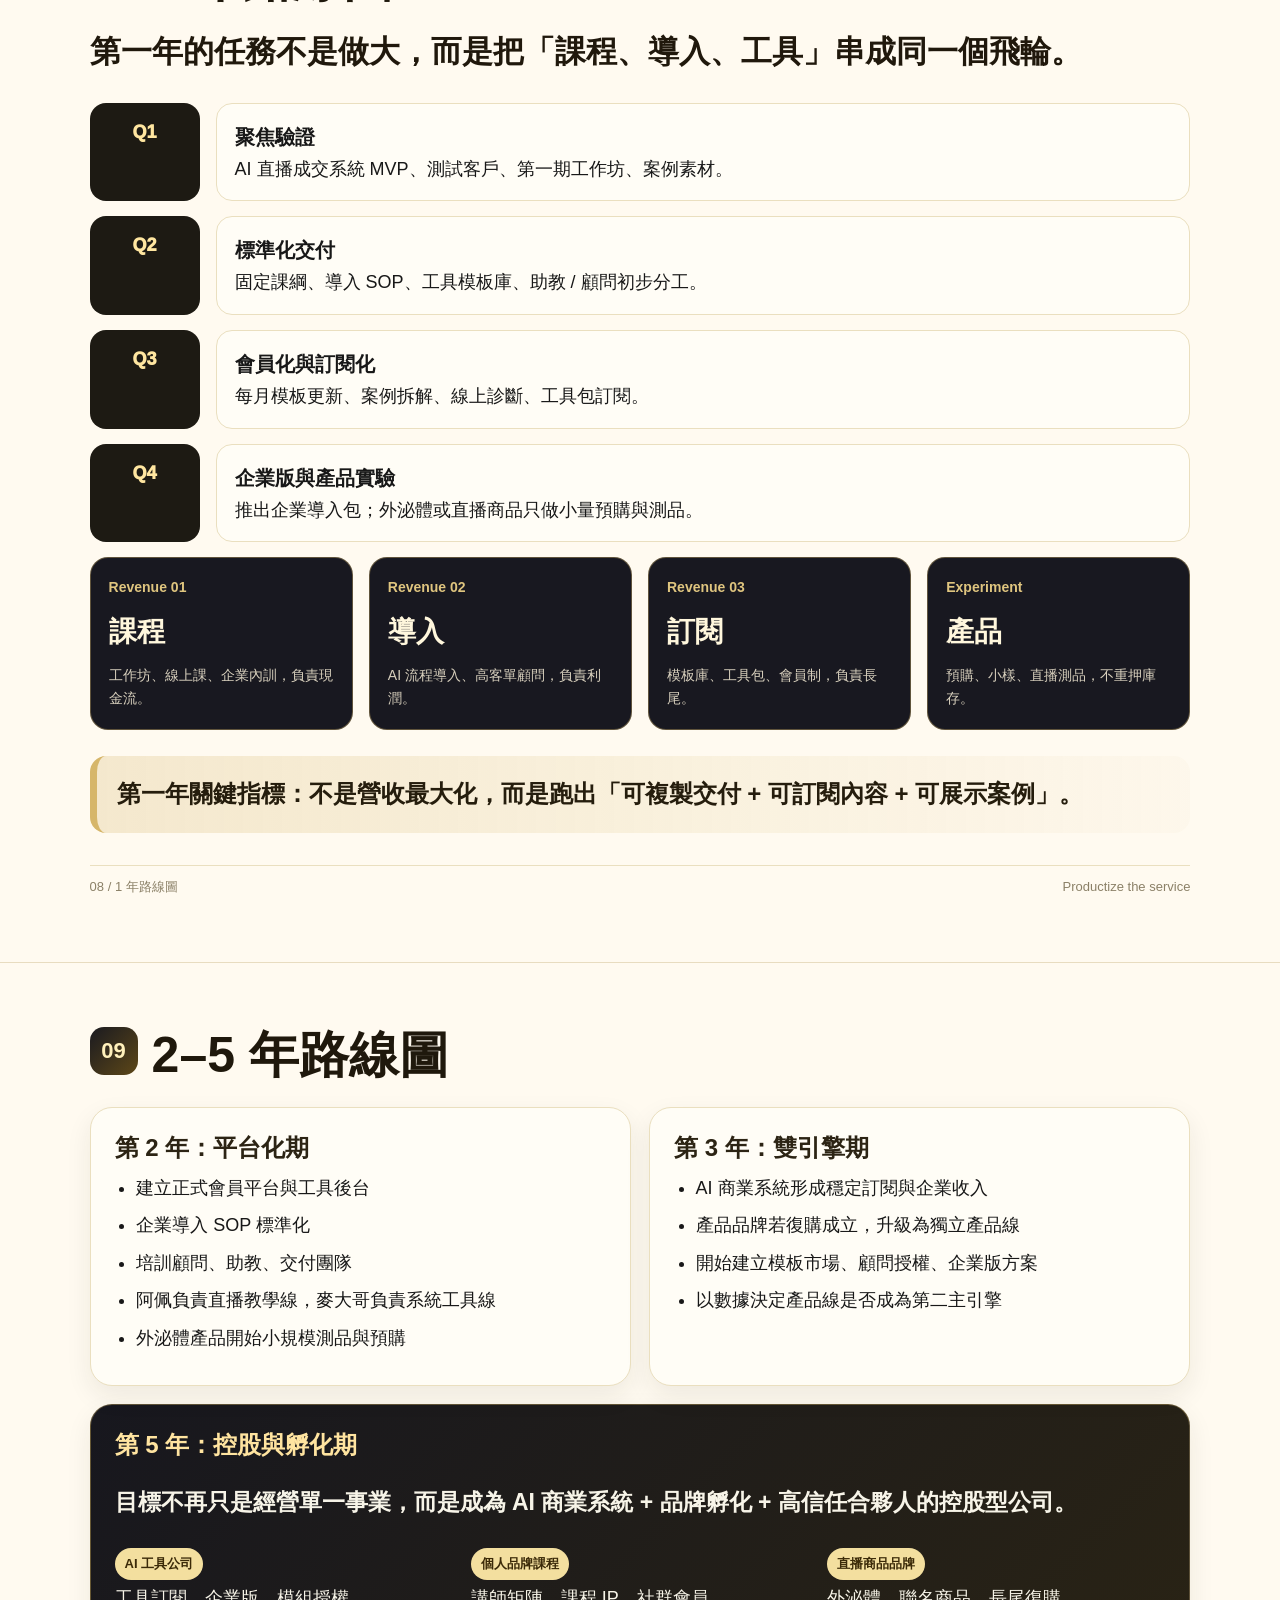
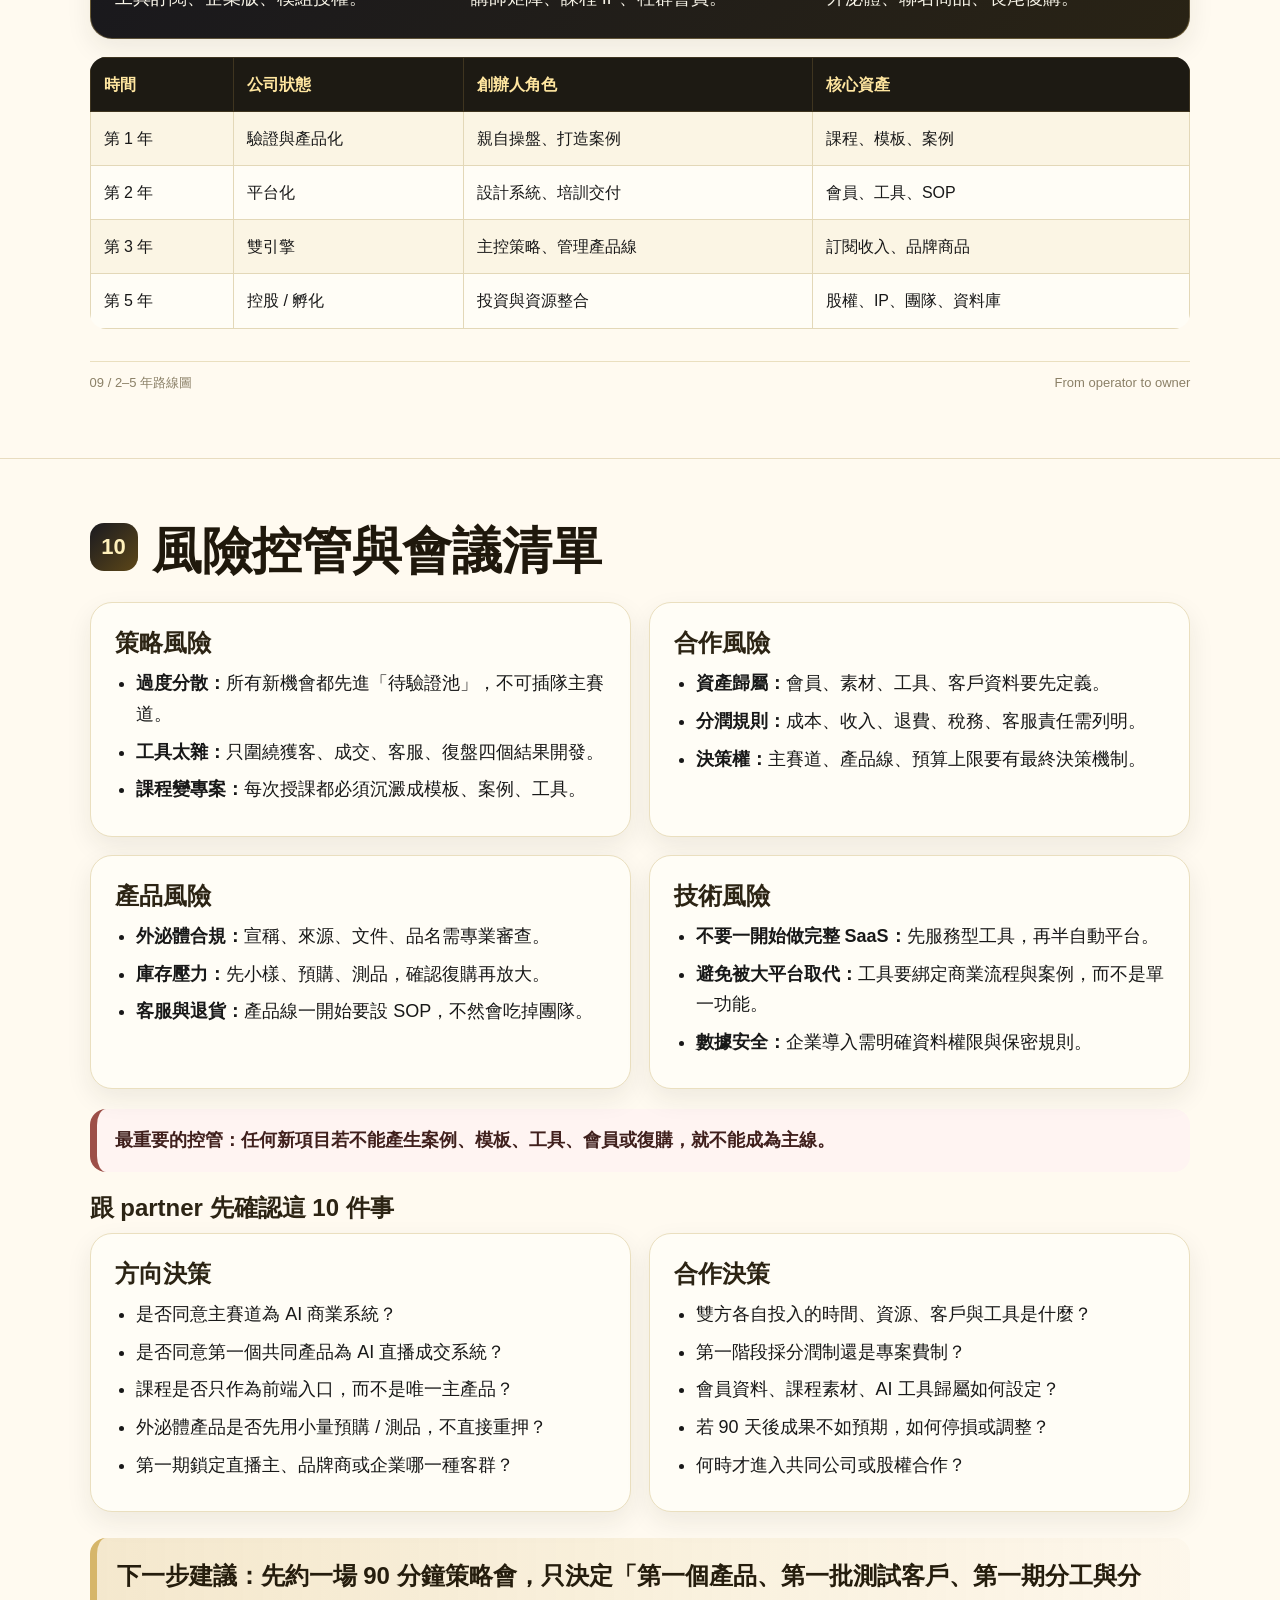
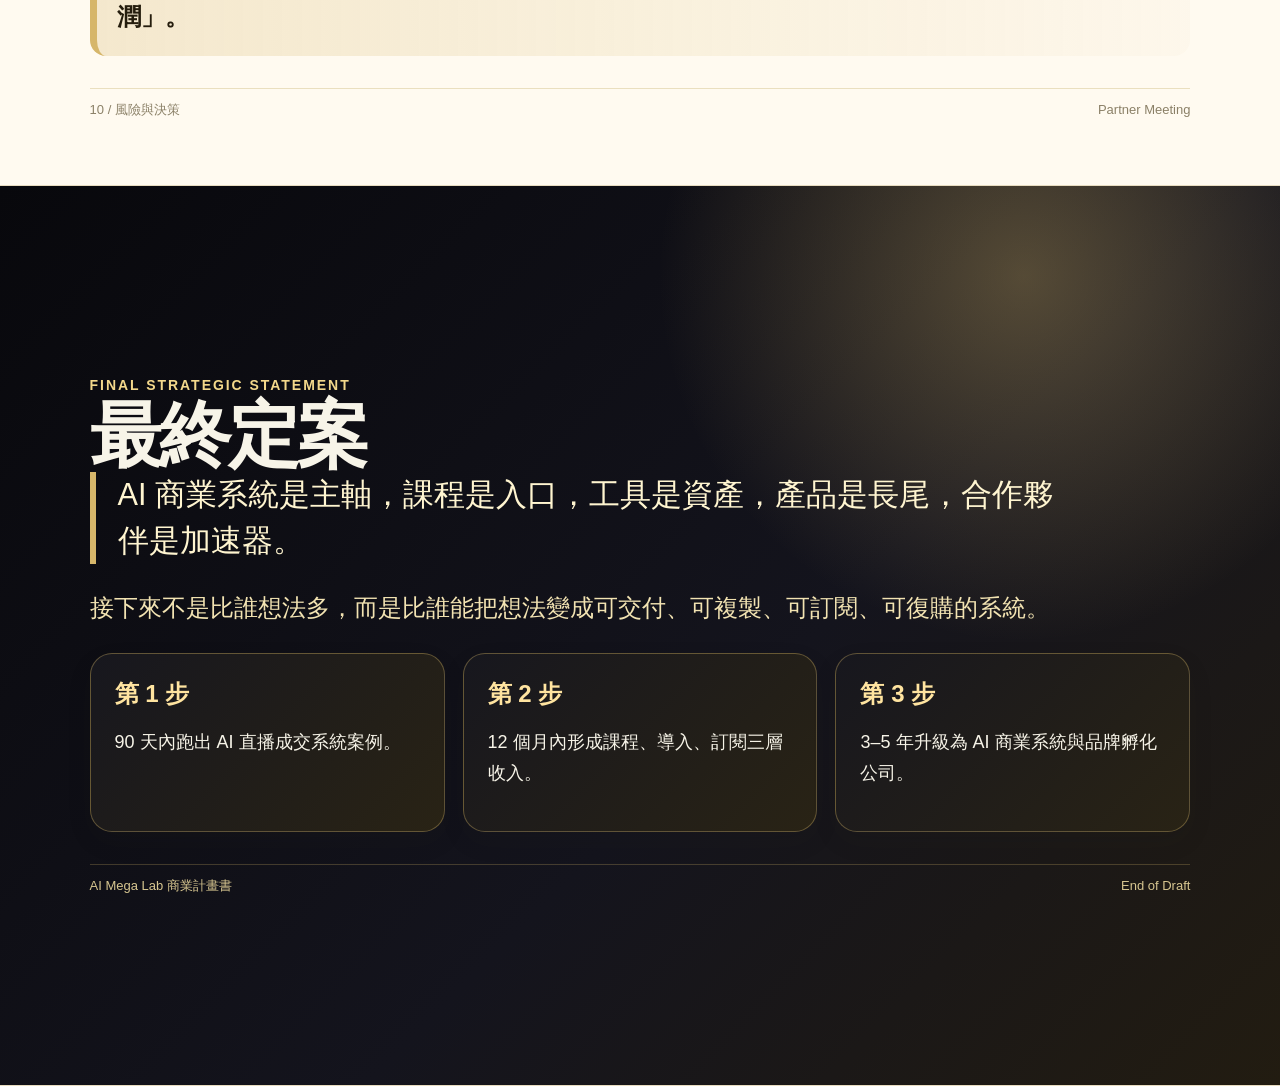
<file: ai-mega-lab-business-plan/index.html>
<!DOCTYPE html>
<html lang="zh-Hant">
<head>
  <meta charset="UTF-8" />
  <meta name="viewport" content="width=device-width, initial-scale=1.0" />
  <title>AI Mega Lab 商業計畫書</title>
  <style>
    :root{--bg:#0b0b0f;--card:#15151d;--paper:#fffaf0;--gold:#d6b66a;--gold2:#f3d88b;--text:#f7f4e8;--muted:#c8c0a8;--ink:#181818;--line:#eadfbf;--green:#477f62;--blue:#415a86;--red:#9d4f48;}
    *{box-sizing:border-box} body{margin:0;font-family:-apple-system,BlinkMacSystemFont,"Noto Sans TC","Microsoft JhengHei","PingFang TC",sans-serif;background:#eee;color:var(--ink);font-size:18px;line-height:1.7} a{color:inherit}.page{min-height:100vh;padding:64px 7vw;background:var(--paper);border-bottom:1px solid #e8dcc0}.cover{background:radial-gradient(circle at 80% 10%,rgba(214,182,106,.34),transparent 28%),linear-gradient(135deg,#08080c 0%,#14141d 58%,#221c11 100%);color:var(--text);display:flex;flex-direction:column;justify-content:center;gap:28px}.eyebrow{color:var(--gold2);letter-spacing:.14em;font-weight:800;text-transform:uppercase;font-size:14px}.cover h1{font-size:clamp(46px,8vw,88px);line-height:1.03;margin:0;letter-spacing:-.04em}.cover h2{font-size:clamp(24px,3vw,38px);max-width:980px;line-height:1.35;font-weight:600;margin:0;color:#fff3c9}.quote{border-left:6px solid var(--gold);padding-left:22px;font-size:clamp(22px,2.4vw,34px);line-height:1.5;color:#fff5d0;max-width:980px}.pills{display:flex;flex-wrap:wrap;gap:12px}.pill{border:1px solid rgba(214,182,106,.55);color:#ffe6a0;border-radius:999px;padding:8px 14px;font-weight:800;background:rgba(214,182,106,.1)}.wrap{max-width:1180px;margin:0 auto}.section-title{display:flex;gap:14px;align-items:flex-start;margin-bottom:22px}.num{width:48px;height:48px;border-radius:14px;background:linear-gradient(135deg,#1a1a20,#5d4718);color:#fff0bb;display:flex;align-items:center;justify-content:center;font-size:22px;font-weight:900;flex:0 0 48px}h2{font-size:clamp(30px,4vw,50px);line-height:1.15;margin:0;color:#1f180c}h3{font-size:24px;line-height:1.3;margin:0 0 10px;color:#2c2414}.lead{font-size:clamp(23px,2.4vw,32px);font-weight:900;line-height:1.45;color:#20180c;margin:10px 0 28px}.sublead{font-size:20px;color:#4a402d;margin:0 0 20px}.grid{display:grid;gap:18px}.grid-2{grid-template-columns:repeat(2,minmax(0,1fr))}.grid-3{grid-template-columns:repeat(3,minmax(0,1fr))}.card{background:#fffdf6;border:1px solid var(--line);border-radius:22px;padding:24px;box-shadow:0 10px 26px rgba(44,36,20,.08)}.card.dark{background:linear-gradient(135deg,#17171e,#292315);color:var(--text);border-color:rgba(214,182,106,.36)}.card.dark h3{color:#ffe4a0}.big{font-size:50px;font-weight:950;color:#795d19;line-height:1;margin:10px 0 12px}.card.dark .big{color:#ffe49c}.highlight{background:linear-gradient(90deg,rgba(214,182,106,.26),rgba(214,182,106,.04));border-left:7px solid var(--gold);border-radius:16px;padding:18px 20px;font-size:24px;font-weight:900;color:#251d0d;margin:26px 0}.warning{border-left:7px solid var(--red);background:#fff4f2;padding:16px 18px;border-radius:16px;margin:20px 0;font-weight:800;color:#40201d}ul{margin:8px 0 0;padding-left:1.2em}li{margin:7px 0}table{width:100%;border-collapse:collapse;background:#fffdf6;font-size:16px;border-radius:16px;overflow:hidden;margin-top:18px}th{background:#1d1a13;color:#ffe6a0;text-align:left;padding:13px;border:1px solid #3f3520}td{padding:13px;border:1px solid #e3d8b8;vertical-align:top}tr:nth-child(even) td{background:#fbf5e4}.tag{display:inline-block;padding:5px 10px;border-radius:999px;font-weight:900;font-size:13px;margin:3px 5px 3px 0}.gold{background:#f3df9f;color:#3b2a08}.green{background:#dcedd8;color:#245038}.blue{background:#dbe5f7;color:#28456c}.red{background:#f3dddd;color:#75342f}.diagram{display:grid;grid-template-columns:1fr 1fr 1fr;gap:18px;margin:22px 0}.node{border-radius:24px;padding:24px;background:#fffdf6;border:2px solid #e1c56e;min-height:180px}.node.primary{background:linear-gradient(135deg,#191920,#40300e);color:#fff8df;border-color:#d6b66a;transform:scale(1.03);box-shadow:0 16px 32px rgba(61,46,16,.22)}.label{font-size:13px;font-weight:900;letter-spacing:.12em;opacity:.72;margin-bottom:8px}.title{font-size:28px;font-weight:950;line-height:1.2}.phase{display:grid;grid-template-columns:110px 1fr;gap:16px;margin-bottom:15px}.time{background:#1d1a13;color:#ffe6a0;border-radius:16px;padding:14px;text-align:center;font-weight:950}.body{background:#fffdf6;border:1px solid var(--line);border-radius:16px;padding:16px 18px}.body strong{font-size:20px}.kpis{display:grid;grid-template-columns:repeat(4,1fr);gap:16px}.kpi{background:#181820;color:#fff7dd;border-radius:18px;padding:18px;border:1px solid rgba(214,182,106,.38)}.k{font-size:14px;color:#dfc57f;font-weight:900}.v{font-size:28px;font-weight:950;margin:8px 0}.d{font-size:14px;color:#d8d0bd}.footer{font-size:13px;color:#8b8067;margin-top:32px;border-top:1px solid var(--line);padding-top:10px;display:flex;justify-content:space-between}.cover .footer{color:#d7c690;border-color:rgba(214,182,106,.25)}@media(max-width:900px){body{font-size:16px}.page{padding:42px 22px}.grid-2,.grid-3,.diagram,.kpis{grid-template-columns:1fr}.phase{grid-template-columns:1fr}.node.primary{transform:none}table{font-size:14px;display:block;overflow-x:auto}}
  </style>
</head>
<body>
<section class="page cover"><div class="wrap"><div class="eyebrow">Business Plan / Partner Discussion Draft</div><h1>AI Mega Lab<br>商業計畫書</h1><h2>以 AI 商業系統為主軸，用課程吸人、用工具留人、用產品放大長尾。</h2><div class="quote">不是選「課程、工具、產品」哪一個能做，而是決定哪一個成為主引擎。</div><div class="pills"><span class="pill">主賽道：AI 商業系統</span><span class="pill">合作對象：Partner / 阿佩老師</span><span class="pill">版本：Demo v1.0</span></div><p style="max-width:900px;color:#d9d0b8;font-size:19px">本文件用於 partner 討論：釐清主副賽道、合作分工、第一個產品、90 天行動與 1–5 年商業路線圖。</p><div class="footer"><span>AI Mega Lab 商業計畫書</span><span>Confidential Draft</span></div></div></section>
<section class="page"><div class="wrap"><div class="section-title"><div class="num">01</div><div><h2>執行摘要</h2></div></div><div class="lead">主賽道選「AI 商業系統」，課程做前端，產品做長尾實驗。</div><div class="grid grid-3"><div class="card dark"><h3>主賽道</h3><div class="big">AI</div><p><b>AI 工具 / 企業系統</b><br>最接近「睡覺也有人訂閱使用」的方向，能沉澱工具、資料、流程與會員。</p></div><div class="card"><h3>現金流入口</h3><div class="big">課程</div><p><b>線上課程 / 工作坊</b><br>快速建立信任、教育市場、篩選客戶，但不能變成永遠賣自己的專案。</p></div><div class="card"><h3>長尾實驗</h3><div class="big">產品</div><p><b>外泌體 / 直播商品</b><br>有長尾與品牌價值，但前期需控管法規、庫存、客服與品牌成本。</p></div></div><div class="highlight">戰略句：課程吸人，工具留人，產品放大長尾；不要三條線同時變成三個戰場。</div><div class="grid grid-2"><div class="card"><b>第一年</b><br>先跑出「AI 直播成交系統」案例。</div><div class="card"><b>第二年</b><br>形成課程 + 導入 + 工具訂閱收入。</div><div class="card"><b>第三年</b><br>測試產品品牌，確認復購再放大。</div><div class="card"><b>第五年</b><br>升級為 AI 商業系統控股 / 孵化公司。</div></div><div class="footer"><span>01 / 執行摘要</span><span>AI Mega Lab</span></div></div></section>
<section class="page"><div class="wrap"><div class="section-title"><div class="num">02</div><div><h2>目前局勢</h2></div></div><div class="lead">真正的風險不是沒有機會，而是每個機會都看起來能賺，最後沒有一個沉澱成資產。</div><div class="grid grid-2"><div class="card"><h3>已具備的資源</h3><ul><li>AI 工具、流程、自動化、n8n / Agent 經驗</li><li>短影音、直播、私域、成交與商業操盤能力</li><li>企業降本增效的需求理解</li><li>外泌體原料與可控成本優勢</li><li>阿佩老師的直播帶貨、講師能力、廠商資源</li></ul></div><div class="card"><h3>目前的限制</h3><ul><li>不能同時把課程、軟體、產品都當主賽道</li><li>課程短期賺錢，但容易高度依賴個人</li><li>產品長尾漂亮，但前期營運鏈條長</li><li>純 SaaS 最美，但最容易做出沒人持續用的工具</li><li>合作若不先設制度，未來賺錢或虧錢都容易重算</li></ul></div></div><div class="warning">決策原則：所有項目都要問：能不能重複賣？能不能降低對個人的依賴？能不能沉澱會員、模板、工具與案例？</div><table><tr><th>核心問題</th><th>判斷標準</th><th>不符合時的處理</th></tr><tr><td>能不能重複賣？</td><td>同一套方法可複製到多個客戶</td><td>只做高價案例，不當主線</td></tr><tr><td>能不能沉澱資產？</td><td>每次交付都能產生模板、工具、數據</td><td>不投入大量人力</td></tr><tr><td>能不能離開創辦人？</td><td>有人能照 SOP 交付 60% 以上結果</td><td>先流程化，再規模化</td></tr><tr><td>能不能接到更大的局？</td><td>可延伸到企業、會員、品牌或投資</td><td>列為輔助，不列主賽道</td></tr></table><div class="footer"><span>02 / 局勢分析</span><span>Focus before scale</span></div></div></section>
<section class="page"><div class="wrap"><div class="section-title"><div class="num">03</div><div><h2>三條賽道比較</h2></div></div><div class="lead">課程快、工具深、產品長。主賽道要選能沉澱資產的，不是只選最快收錢的。</div><table><tr><th>項目</th><th>線上課程</th><th>AI 工具 / 企業系統</th><th>外泌體產品</th></tr><tr><td>短期現金流</td><td>高</td><td>中高</td><td>中</td></tr><tr><td>長尾收入</td><td>中</td><td><b>高</b></td><td>高</td></tr><tr><td>對個人依賴</td><td>高</td><td>中</td><td>中</td></tr><tr><td>可訂閱化</td><td>中</td><td><b>高</b></td><td>中</td></tr><tr><td>阿佩加成</td><td>高</td><td>高</td><td>高</td></tr><tr><td>前期成本</td><td>低</td><td>中</td><td>中高</td></tr><tr><td>法規 / 庫存風險</td><td>低</td><td>中</td><td><b>高</b></td></tr><tr><td>最適合角色</td><td>前端入口</td><td><b>主賽道</b></td><td>實驗副線</td></tr></table><div class="highlight">結論：主賽道＝AI 工具 / 企業系統；現金流入口＝線上課程；長尾實驗＝外泌體產品。</div><div class="footer"><span>03 / 賽道比較</span><span>Main Engine Decision</span></div></div></section>
<section class="page"><div class="wrap"><div class="section-title"><div class="num">04</div><div><h2>母品牌架構</h2></div></div><div class="lead">AI Mega Lab 要像一個商業系統實驗室，而不是單純課程品牌。</div><div class="diagram"><div class="node"><div class="label">Academy</div><div class="title">課程與社群</div><p>AI 商業課、直播課、短影音課、一人公司課、企業內訓。負責獲客與教育市場。</p></div><div class="node primary"><div class="label">Works</div><div class="title">AI 工具與企業系統</div><p>AI 客服、內容矩陣、直播腳本、私域轉化、業務助理、知識庫、自動化流程。這是主賽道。</p></div><div class="node"><div class="label">Brands</div><div class="title">產品與直播品牌實驗室</div><p>外泌體產品、保養品 / 洗髮精、美容商品、直播帶貨、聯名商品與小量預購。</p></div></div><div class="highlight">品牌定位：用 AI、流量與商業系統，幫個人品牌與企業降低成本、放大成交、建立可複製收入。</div><div class="footer"><span>04 / 品牌架構</span><span>Academy × Works × Brands</span></div></div></section>
<section class="page"><div class="wrap"><div class="section-title"><div class="num">05</div><div><h2>第一個主產品</h2></div></div><div class="lead">建議第一個共同商品不是課，也不是保養品，而是一套「AI 直播成交系統」。</div><div class="sublead">這個題目剛好結合麥大哥的 AI / 商業系統能力，以及阿佩老師的直播 / 帶貨 / 教學資源。</div><div class="grid grid-3"><div class="card"><b>01 商品賣點分析器</b><br>拆解商品痛點、利益點、客群與差異化。</div><div class="card"><b>02 直播腳本產生器</b><br>產生開場、互動、促單、限時、收尾話術。</div><div class="card"><b>03 主播話術訓練器</b><br>建立不同風格的話術庫與演練題。</div><div class="card"><b>04 短影音切片腳本</b><br>直播前預熱、直播後切片、二次轉化。</div><div class="card"><b>05 私域追單模板</b><br>LINE / 私訊跟進、未付款提醒、加購與復購。</div><div class="card"><b>06 直播復盤報表</b><br>每場沉澱數據，下一場不再從零開始。</div></div><div class="highlight">商業化順序：工作坊 → 導入案 → 模板會員 → 工具訂閱 → 企業版。</div><div class="footer"><span>05 / 第一產品</span><span>AI Live Commerce System</span></div></div></section>
<section class="page"><div class="wrap"><div class="section-title"><div class="num">06</div><div><h2>合作分工</h2></div></div><div class="lead">同心者可以共創，但制度要先寫清楚。合作的核心不是「大家都很想做」，而是誰負責前台、誰負責後台、誰擁有哪些資產。</div><div class="grid grid-2"><div class="card"><h3>麥大哥角色</h3><span class="tag gold">商業系統設計者</span><span class="tag blue">AI 工具架構</span><span class="tag green">投資型操盤</span><ul><li>主賽道與商業模型設計</li><li>AI 工具、流程、SOP 與產品化</li><li>企業導入方案與高客單設計</li><li>會員、模板庫、訂閱機制</li></ul></div><div class="card"><h3>阿佩老師角色</h3><span class="tag gold">前台信任人物</span><span class="tag blue">直播教學</span><span class="tag green">帶貨資源</span><ul><li>直播與課程前台呈現</li><li>帶貨場景、廠商與選品資源</li><li>客戶痛點、案例與實戰回饋</li><li>共同驗證 AI 直播成交系統</li></ul></div></div><table><tr><th>階段</th><th>合作形式</th><th>適用情境</th><th>原則</th></tr><tr><td><b>1. 專案合作</b></td><td>單場課 / 工作坊 / 測試案分潤</td><td>測默契、測市場、測交付</td><td>先小後大，不急著綁公司</td></tr><tr><td><b>2. 產品線合作</b></td><td>AI 直播系統、產品實驗線獨立結算</td><td>某條線已證明能收錢</td><td>成本、營收、會員、素材分清楚</td></tr><tr><td><b>3. 共同公司</b></td><td>正式股權與治理</td><td>6–12 個月合作穩定後</td><td>能一起做決策、扛壓力、算清楚帳</td></tr></table><div class="warning">建議：先以「專案合作 + 產品線獨立結算」開始。等第一套系統有案例、營收與續費，再談共同公司。</div><div class="footer"><span>06 / 合作模式</span><span>Roles and Governance</span></div></div></section>
<section class="page"><div class="wrap"><div class="section-title"><div class="num">07</div><div><h2>90 天行動計畫</h2></div></div><div class="lead">前三個月不追求大而完整，追求「可賣、可交付、可產生案例」。</div><div class="phase"><div class="time">第 1–2 週</div><div class="body"><strong>定位與提案</strong><br>確定 AI Mega Lab 定位、AI 直播成交系統命名、3 頁簡報、目標客群與價格測試。</div></div><div class="phase"><div class="time">第 3–4 週</div><div class="body"><strong>工具模板 MVP</strong><br>完成商品賣點分析、直播腳本、私域追單、客服 FAQ、復盤報表等 5–10 個模板。</div></div><div class="phase"><div class="time">第 5–8 週</div><div class="body"><strong>找 3–5 個測試客戶</strong><br>以直播主、品牌商、企業為測試對象，換取案例、回饋與第一版收費驗證。</div></div><div class="phase"><div class="time">第 9–10 週</div><div class="body"><strong>工作坊驗證</strong><br>舉辦第一期「AI 直播成交實戰營」，以阿佩前台 + 麥大哥系統後台共同交付。</div></div><div class="phase"><div class="time">第 11–12 週</div><div class="body"><strong>產品化與復盤</strong><br>整理案例、修正工具、確定下一期價格、會員內容與企業導入方案。</div></div><div class="grid grid-2"><div class="card"><h3>90 天必須產出</h3><ul><li>一套可展示的 AI 直播成交系統</li><li>3 個以上真實案例</li><li>第一期工作坊收入</li><li>一份企業導入方案</li><li>會員 / 模板庫雛形</li></ul></div><div class="card"><h3>90 天暫時不做</h3><ul><li>不急著開共同公司</li><li>不大量囤外泌體產品</li><li>不做太完整 SaaS</li><li>不開太多課程主題</li><li>不讓每個新機會插隊</li></ul></div></div><div class="footer"><span>07 / 90 天行動</span><span>Validate before scale</span></div></div></section>
<section class="page"><div class="wrap"><div class="section-title"><div class="num">08</div><div><h2>1 年路線圖</h2></div></div><div class="lead">第一年的任務不是做大，而是把「課程、導入、工具」串成同一個飛輪。</div><div class="phase"><div class="time">Q1</div><div class="body"><strong>聚焦驗證</strong><br>AI 直播成交系統 MVP、測試客戶、第一期工作坊、案例素材。</div></div><div class="phase"><div class="time">Q2</div><div class="body"><strong>標準化交付</strong><br>固定課綱、導入 SOP、工具模板庫、助教 / 顧問初步分工。</div></div><div class="phase"><div class="time">Q3</div><div class="body"><strong>會員化與訂閱化</strong><br>每月模板更新、案例拆解、線上診斷、工具包訂閱。</div></div><div class="phase"><div class="time">Q4</div><div class="body"><strong>企業版與產品實驗</strong><br>推出企業導入包；外泌體或直播商品只做小量預購與測品。</div></div><div class="kpis"><div class="kpi"><div class="k">Revenue 01</div><div class="v">課程</div><div class="d">工作坊、線上課、企業內訓，負責現金流。</div></div><div class="kpi"><div class="k">Revenue 02</div><div class="v">導入</div><div class="d">AI 流程導入、高客單顧問，負責利潤。</div></div><div class="kpi"><div class="k">Revenue 03</div><div class="v">訂閱</div><div class="d">模板庫、工具包、會員制，負責長尾。</div></div><div class="kpi"><div class="k">Experiment</div><div class="v">產品</div><div class="d">預購、小樣、直播測品，不重押庫存。</div></div></div><div class="highlight">第一年關鍵指標：不是營收最大化，而是跑出「可複製交付 + 可訂閱內容 + 可展示案例」。</div><div class="footer"><span>08 / 1 年路線圖</span><span>Productize the service</span></div></div></section>
<section class="page"><div class="wrap"><div class="section-title"><div class="num">09</div><div><h2>2–5 年路線圖</h2></div></div><div class="grid grid-2"><div class="card"><h3>第 2 年：平台化期</h3><ul><li>建立正式會員平台與工具後台</li><li>企業導入 SOP 標準化</li><li>培訓顧問、助教、交付團隊</li><li>阿佩負責直播教學線，麥大哥負責系統工具線</li><li>外泌體產品開始小規模測品與預購</li></ul></div><div class="card"><h3>第 3 年：雙引擎期</h3><ul><li>AI 商業系統形成穩定訂閱與企業收入</li><li>產品品牌若復購成立，升級為獨立產品線</li><li>開始建立模板市場、顧問授權、企業版方案</li><li>以數據決定產品線是否成為第二主引擎</li></ul></div></div><div class="card dark" style="margin-top:18px"><h3>第 5 年：控股與孵化期</h3><p style="font-size:23px"><b>目標不再只是經營單一事業，而是成為 AI 商業系統 + 品牌孵化 + 高信任合夥人的控股型公司。</b></p><div class="grid grid-3"><div><span class="tag gold">AI 工具公司</span><br>工具訂閱、企業版、模組授權。</div><div><span class="tag gold">個人品牌課程</span><br>講師矩陣、課程 IP、社群會員。</div><div><span class="tag gold">直播商品品牌</span><br>外泌體、聯名商品、長尾復購。</div></div></div><table><tr><th>時間</th><th>公司狀態</th><th>創辦人角色</th><th>核心資產</th></tr><tr><td>第 1 年</td><td>驗證與產品化</td><td>親自操盤、打造案例</td><td>課程、模板、案例</td></tr><tr><td>第 2 年</td><td>平台化</td><td>設計系統、培訓交付</td><td>會員、工具、SOP</td></tr><tr><td>第 3 年</td><td>雙引擎</td><td>主控策略、管理產品線</td><td>訂閱收入、品牌商品</td></tr><tr><td>第 5 年</td><td>控股 / 孵化</td><td>投資與資源整合</td><td>股權、IP、團隊、資料庫</td></tr></table><div class="footer"><span>09 / 2–5 年路線圖</span><span>From operator to owner</span></div></div></section>
<section class="page"><div class="wrap"><div class="section-title"><div class="num">10</div><div><h2>風險控管與會議清單</h2></div></div><div class="grid grid-2"><div class="card"><h3>策略風險</h3><ul><li><b>過度分散：</b>所有新機會都先進「待驗證池」，不可插隊主賽道。</li><li><b>工具太雜：</b>只圍繞獲客、成交、客服、復盤四個結果開發。</li><li><b>課程變專案：</b>每次授課都必須沉澱成模板、案例、工具。</li></ul></div><div class="card"><h3>合作風險</h3><ul><li><b>資產歸屬：</b>會員、素材、工具、客戶資料要先定義。</li><li><b>分潤規則：</b>成本、收入、退費、稅務、客服責任需列明。</li><li><b>決策權：</b>主賽道、產品線、預算上限要有最終決策機制。</li></ul></div><div class="card"><h3>產品風險</h3><ul><li><b>外泌體合規：</b>宣稱、來源、文件、品名需專業審查。</li><li><b>庫存壓力：</b>先小樣、預購、測品，確認復購再放大。</li><li><b>客服與退貨：</b>產品線一開始要設 SOP，不然會吃掉團隊。</li></ul></div><div class="card"><h3>技術風險</h3><ul><li><b>不要一開始做完整 SaaS：</b>先服務型工具，再半自動平台。</li><li><b>避免被大平台取代：</b>工具要綁定商業流程與案例，而不是單一功能。</li><li><b>數據安全：</b>企業導入需明確資料權限與保密規則。</li></ul></div></div><div class="warning">最重要的控管：任何新項目若不能產生案例、模板、工具、會員或復購，就不能成為主線。</div><h3>跟 partner 先確認這 10 件事</h3><div class="grid grid-2"><div class="card"><h3>方向決策</h3><ul><li>是否同意主賽道為 AI 商業系統？</li><li>是否同意第一個共同產品為 AI 直播成交系統？</li><li>課程是否只作為前端入口，而不是唯一主產品？</li><li>外泌體產品是否先用小量預購 / 測品，不直接重押？</li><li>第一期鎖定直播主、品牌商或企業哪一種客群？</li></ul></div><div class="card"><h3>合作決策</h3><ul><li>雙方各自投入的時間、資源、客戶與工具是什麼？</li><li>第一階段採分潤制還是專案費制？</li><li>會員資料、課程素材、AI 工具歸屬如何設定？</li><li>若 90 天後成果不如預期，如何停損或調整？</li><li>何時才進入共同公司或股權合作？</li></ul></div></div><div class="highlight">下一步建議：先約一場 90 分鐘策略會，只決定「第一個產品、第一批測試客戶、第一期分工與分潤」。</div><div class="footer"><span>10 / 風險與決策</span><span>Partner Meeting</span></div></div></section>
<section class="page cover"><div class="wrap"><div class="eyebrow">Final Strategic Statement</div><h1 style="font-size:clamp(42px,6vw,72px)">最終定案</h1><div class="quote">AI 商業系統是主軸，課程是入口，工具是資產，產品是長尾，合作夥伴是加速器。</div><p style="font-size:24px;color:#f2e3b2;max-width:960px">接下來不是比誰想法多，而是比誰能把想法變成可交付、可複製、可訂閱、可復購的系統。</p><div class="grid grid-3"><div class="card dark"><h3>第 1 步</h3><p>90 天內跑出 AI 直播成交系統案例。</p></div><div class="card dark"><h3>第 2 步</h3><p>12 個月內形成課程、導入、訂閱三層收入。</p></div><div class="card dark"><h3>第 3 步</h3><p>3–5 年升級為 AI 商業系統與品牌孵化公司。</p></div></div><div class="footer"><span>AI Mega Lab 商業計畫書</span><span>End of Draft</span></div></div></section>
</body>
</html>
</file>
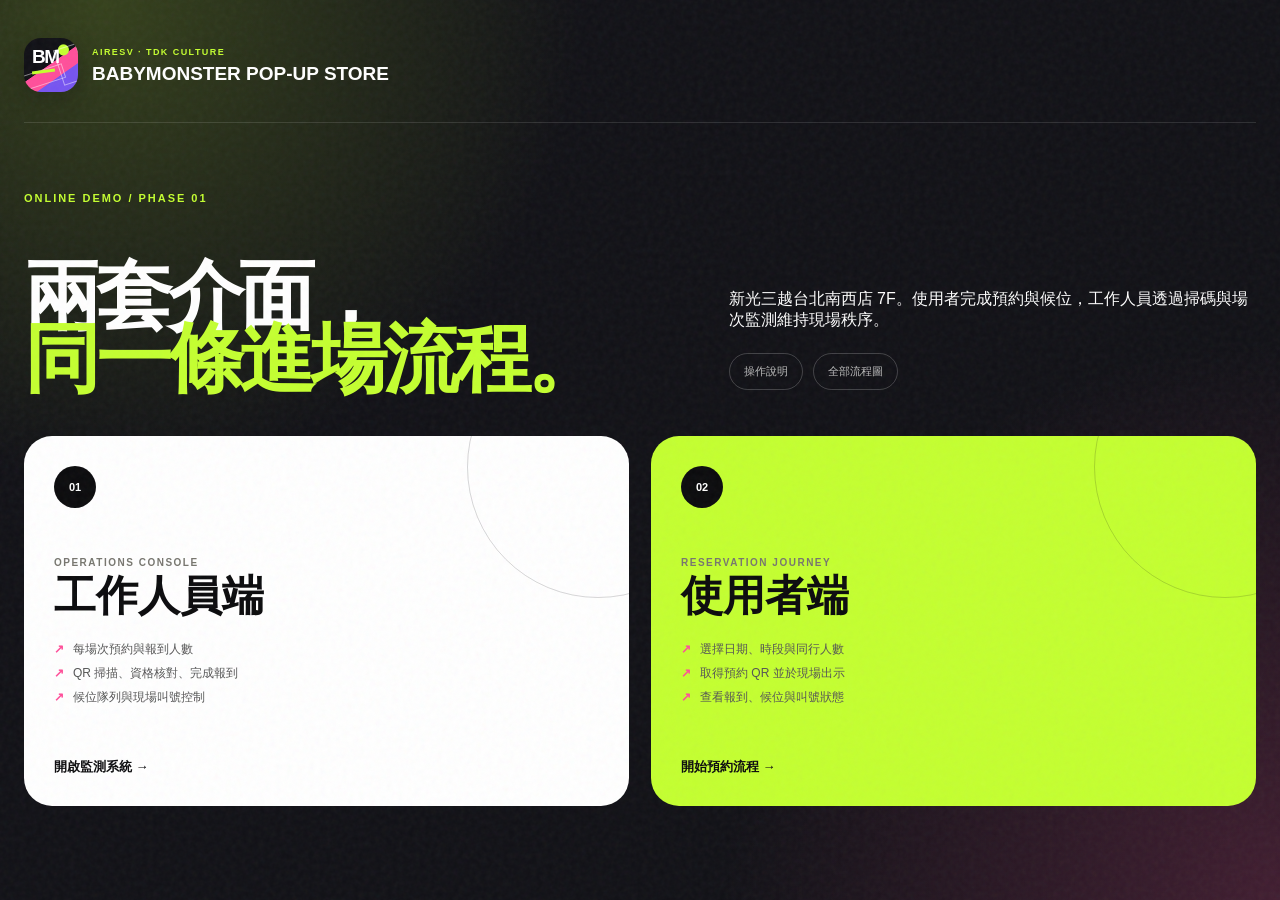
<file: airesv-kpop-demo/index.html>
<!doctype html>
<html lang="zh-Hant">
<head>
  <meta charset="utf-8">
  <meta name="viewport" content="width=device-width, initial-scale=1">
  <meta name="theme-color" content="#0b0b0d">
  <title>Airesv｜BABYMONSTER 線上 Demo</title>
  <link rel="icon" href="data:,">
  <link rel="stylesheet" href="./shared.css">
  <style>
    .online-tools{display:flex;flex-wrap:wrap;gap:10px;margin-top:22px}.online-tools a{padding:10px 14px;border:1px solid rgba(255,255,255,.2);border-radius:20px;color:#bbb;font-size:11px}.online-tools a:hover{color:#0b0b0d;background:#c4ff30;border-color:#c4ff30}
  </style>
</head>
<body class="suite-home">
  <main class="suite-shell">
    <header class="suite-brand"><div class="bm-art"><b>BM</b><i></i></div><div><span>AIRESV · TDK CULTURE</span><strong>BABYMONSTER POP-UP STORE</strong></div></header>
    <section class="suite-intro">
      <p class="kicker">ONLINE DEMO / PHASE 01</p>
      <h1>兩套介面，<em>同一條進場流程。</em></h1>
      <div><p>新光三越台北南西店 7F。使用者完成預約與候位，工作人員透過掃碼與場次監測維持現場秩序。</p><nav class="online-tools"><a href="./guide/">操作說明</a><a href="./previews/">全部流程圖</a></nav></div>
    </section>
    <section class="suite-choices">
      <a class="suite-choice staff-choice" href="./staff/">
        <span class="choice-number">01</span><div><p>OPERATIONS CONSOLE</p><h2>工作人員端</h2><ul><li>每場次預約與報到人數</li><li>QR 掃描、資格核對、完成報到</li><li>候位隊列與現場叫號控制</li></ul></div><b>開啟監測系統 →</b>
      </a>
      <a class="suite-choice user-choice" href="./user/">
        <span class="choice-number">02</span><div><p>RESERVATION JOURNEY</p><h2>使用者端</h2><ul><li>選擇日期、時段與同行人數</li><li>取得預約 QR 並於現場出示</li><li>查看報到、候位與叫號狀態</li></ul></div><b>開始預約流程 →</b>
      </a>
    </section>
  </main>
</body>
</html>
</file>
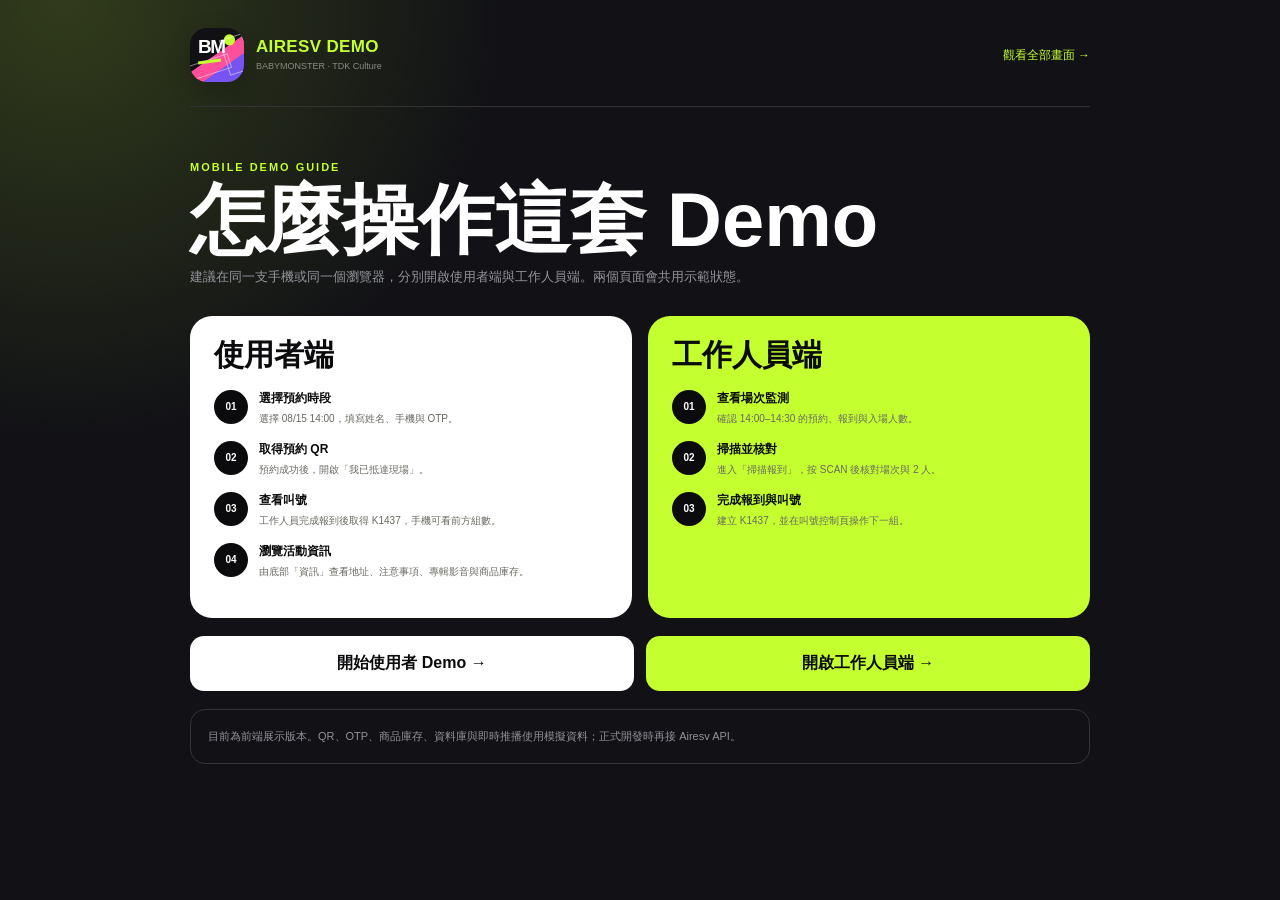
<file: airesv-kpop-demo/guide/index.html>
<!doctype html>
<html lang="zh-Hant">
<head>
  <meta charset="utf-8"><meta name="viewport" content="width=device-width, initial-scale=1"><meta name="theme-color" content="#0b0b0d"><base href="../">
  <title>Airesv Demo｜操作說明</title><link rel="stylesheet" href="./shared.css">
  <style>
    body{color:#fff;background:radial-gradient(circle at 5% 0,rgba(196,255,48,.18),transparent 28rem),#111116}.guide{width:min(900px,calc(100% - 30px));margin:auto;padding:28px 0 70px}.guide-head{display:flex;justify-content:space-between;align-items:center;padding-bottom:24px;border-bottom:1px solid #333}.guide-head a{color:#c4ff30;font-size:12px}.guide-hero{padding:55px 0 28px}.guide-hero p{color:#c4ff30}.guide-hero h1{margin:14px 0;font:900 clamp(42px,9vw,76px)/.86 var(--display)}.guide-hero>span{color:#94949b;font-size:13px;line-height:1.7}.guide-grid{display:grid;grid-template-columns:1fr 1fr;gap:16px}.guide-card{padding:24px;border-radius:22px;color:#0b0b0d;background:#fff}.guide-card:nth-child(2){background:#c4ff30}.guide-card h2{margin:0 0 20px;font:900 30px/1 var(--display)}.step{display:grid;grid-template-columns:34px 1fr;gap:11px;margin:15px 0}.step i{width:34px;height:34px;border-radius:50%;display:grid;place-items:center;color:#fff;background:#0b0b0d;font:900 10px/1 var(--display);font-style:normal}.step b{display:block;font-size:12px}.step span{display:block;margin-top:4px;color:#686861;font-size:10px;line-height:1.5}.launch{display:grid;grid-template-columns:1fr 1fr;gap:12px;margin-top:18px}.launch a{padding:17px;border-radius:14px;text-align:center;font-weight:900}.launch a:first-child{color:#0b0b0d;background:#fff}.launch a:last-child{color:#0b0b0d;background:#c4ff30}.note{margin-top:18px;padding:17px;border:1px solid #34343a;border-radius:15px;color:#92929a;font-size:11px;line-height:1.7}@media(max-width:680px){.guide-grid,.launch{grid-template-columns:1fr}.guide-head .brand-lockup span{display:none}}
  </style>
</head>
<body><main class="guide"><header class="guide-head"><a class="brand-lockup" href="./"><div class="bm-art"><b>BM</b><i></i></div><div><strong>AIRESV DEMO</strong><span>BABYMONSTER · TDK Culture</span></div></a><a href="./previews/">觀看全部畫面 →</a></header><section class="guide-hero"><p class="kicker">MOBILE DEMO GUIDE</p><h1>怎麼操作這套 Demo</h1><span>建議在同一支手機或同一個瀏覽器，分別開啟使用者端與工作人員端。兩個頁面會共用示範狀態。</span></section><section class="guide-grid"><article class="guide-card"><h2>使用者端</h2><div class="step"><i>01</i><div><b>選擇預約時段</b><span>選擇 08/15 14:00，填寫姓名、手機與 OTP。</span></div></div><div class="step"><i>02</i><div><b>取得預約 QR</b><span>預約成功後，開啟「我已抵達現場」。</span></div></div><div class="step"><i>03</i><div><b>查看叫號</b><span>工作人員完成報到後取得 K1437，手機可看前方組數。</span></div></div><div class="step"><i>04</i><div><b>瀏覽活動資訊</b><span>由底部「資訊」查看地址、注意事項、專輯影音與商品庫存。</span></div></div></article><article class="guide-card"><h2>工作人員端</h2><div class="step"><i>01</i><div><b>查看場次監測</b><span>確認 14:00–14:30 的預約、報到與入場人數。</span></div></div><div class="step"><i>02</i><div><b>掃描並核對</b><span>進入「掃描報到」，按 SCAN 後核對場次與 2 人。</span></div></div><div class="step"><i>03</i><div><b>完成報到與叫號</b><span>建立 K1437，並在叫號控制頁操作下一組。</span></div></div></article></section><nav class="launch"><a href="./user/">開始使用者 Demo →</a><a href="./staff/">開啟工作人員端 →</a></nav><p class="note">目前為前端展示版本。QR、OTP、商品庫存、資料庫與即時推播使用模擬資料；正式開發時再接 Airesv API。</p></main></body>
</html>
</file>
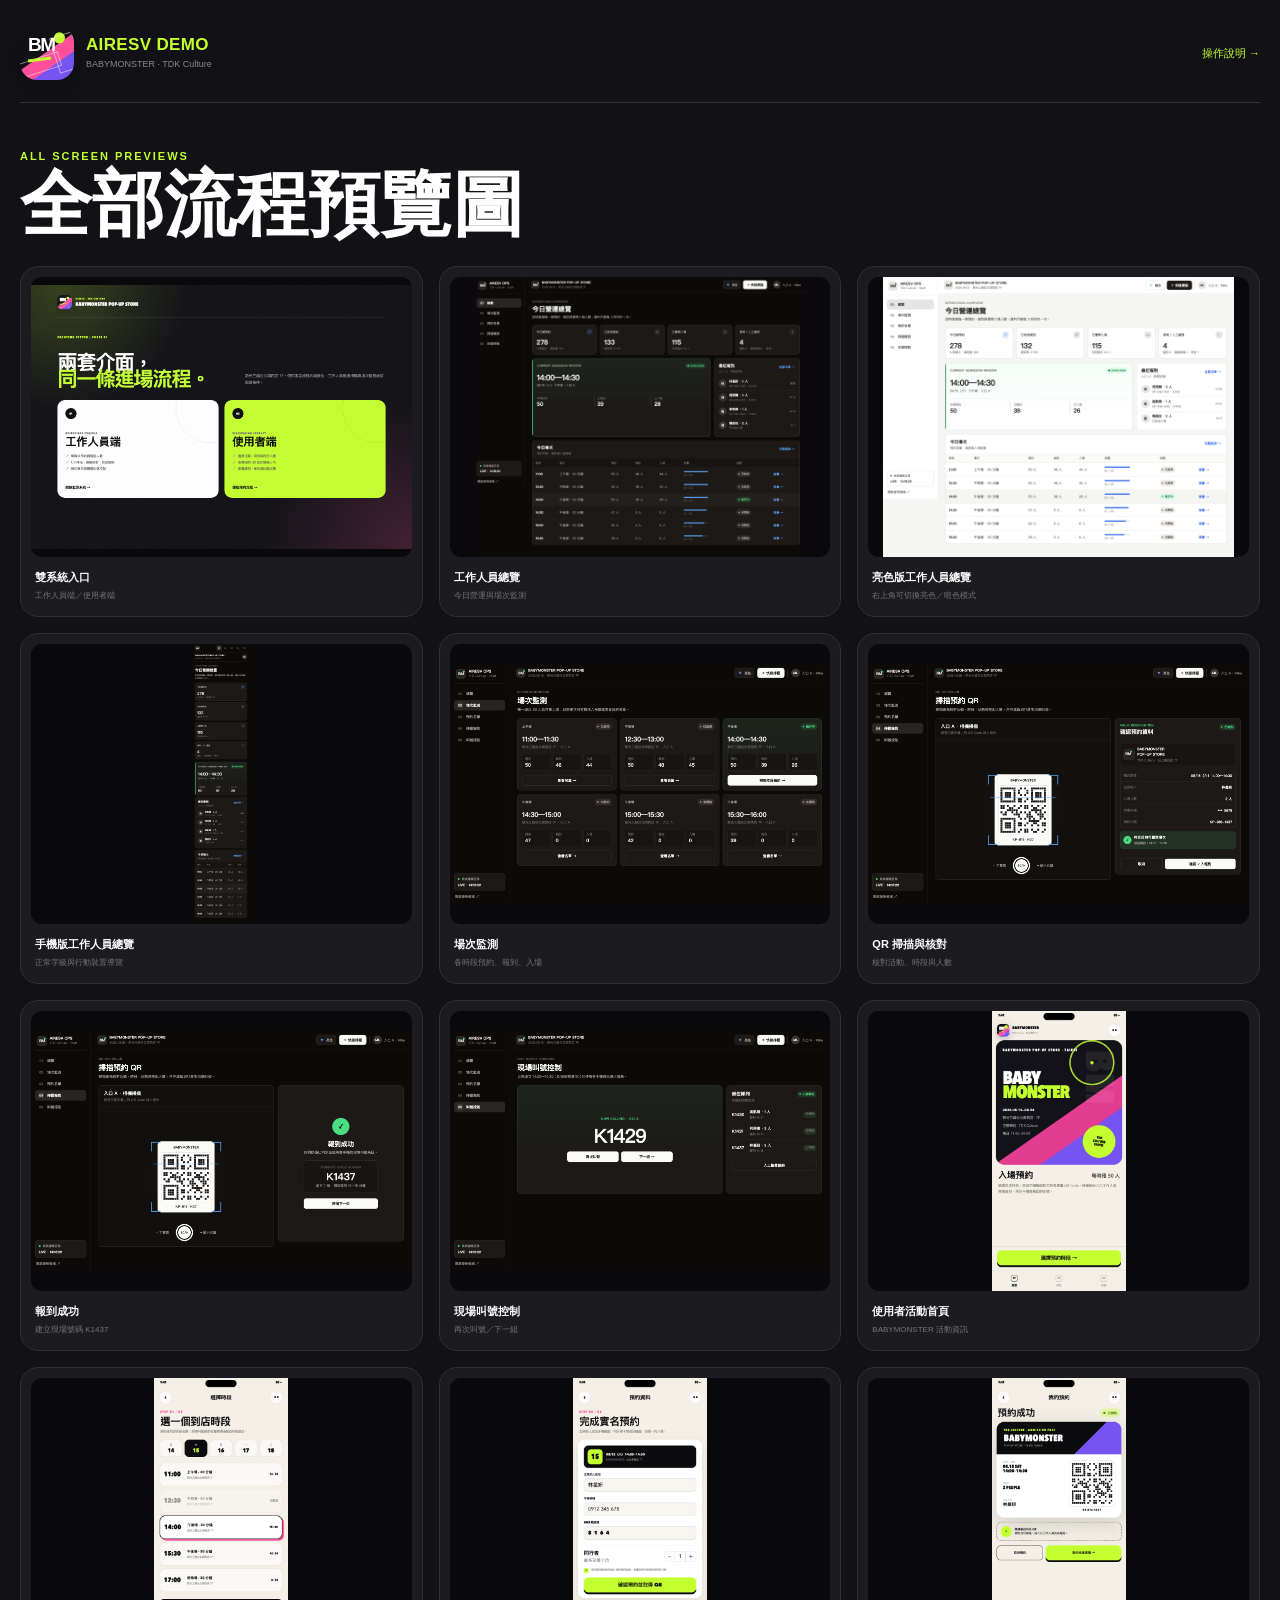
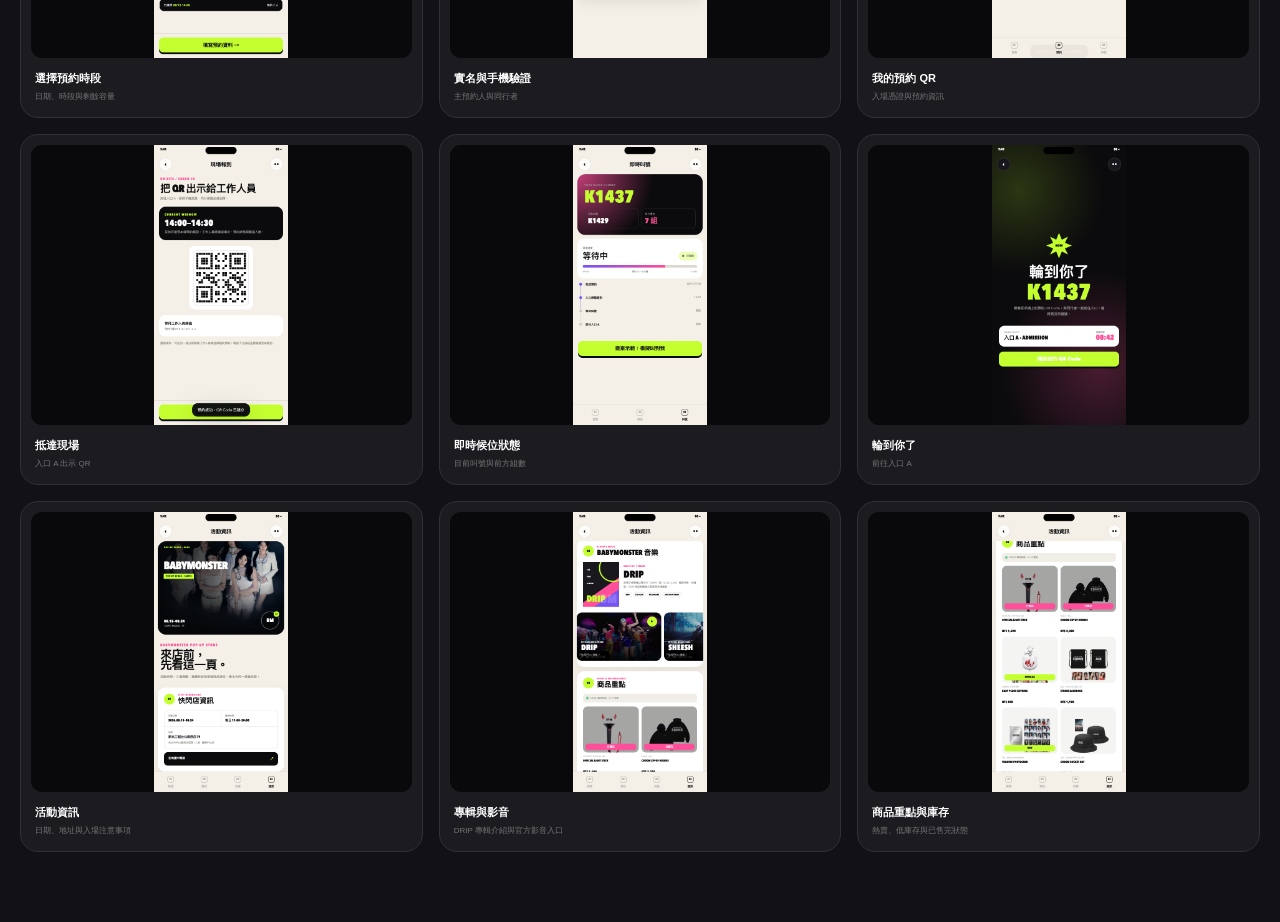
<file: airesv-kpop-demo/previews/index.html>
<!doctype html>
<html lang="zh-Hant">
<head>
  <meta charset="utf-8"><meta name="viewport" content="width=device-width, initial-scale=1"><meta name="theme-color" content="#0b0b0d"><base href="../"><title>Airesv Demo｜全部流程圖</title><link rel="stylesheet" href="./shared.css">
  <style>
    body{color:#fff;background:#111116}.gallery{width:min(1240px,calc(100% - 28px));margin:auto;padding:26px 0 70px}.gallery-head{display:flex;align-items:center;justify-content:space-between;padding-bottom:22px;border-bottom:1px solid #333}.gallery-head>a{color:#c4ff30;font-size:11px}.gallery-title{padding:48px 0 30px}.gallery-title p{color:#c4ff30}.gallery-title h1{margin:12px 0 0;font:900 clamp(42px,7vw,72px)/.86 var(--display)}.gallery-grid{display:grid;grid-template-columns:repeat(3,1fr);gap:16px}.shot{display:block;padding:10px 10px 15px;border:1px solid #303036;border-radius:18px;background:#1b1b20}.shot img{display:block;width:100%;height:280px;object-fit:contain;border-radius:11px;background:#09090b}.shot b{display:block;margin:13px 4px 0;font-size:11px}.shot span{display:block;margin:5px 4px 0;color:#777;font-size:8px}@media(max-width:800px){.gallery-grid{grid-template-columns:1fr 1fr}.shot img{height:230px}}@media(max-width:520px){.gallery-grid{grid-template-columns:1fr}.shot img{height:auto;max-height:none}.gallery-head .brand-lockup span{display:none}}
  </style>
</head>
<body><main class="gallery"><header class="gallery-head"><a class="brand-lockup" href="./"><div class="bm-art"><b>BM</b><i></i></div><div><strong>AIRESV DEMO</strong><span>BABYMONSTER · TDK Culture</span></div></a><a href="./guide/">操作說明 →</a></header><section class="gallery-title"><p class="kicker">ALL SCREEN PREVIEWS</p><h1>全部流程預覽圖</h1></section><section class="gallery-grid">
  <a class="shot" href="./exports/00_suite_entry.png"><img src="./exports/00_suite_entry.png" alt="雙系統入口"><b>雙系統入口</b><span>工作人員端／使用者端</span></a>
  <a class="shot" href="./exports/03_staff_dashboard.png"><img src="./exports/03_staff_dashboard.png" alt="工作人員總覽"><b>工作人員總覽</b><span>今日營運與場次監測</span></a>
  <a class="shot" href="./exports/18_staff_dashboard_light.png"><img src="./exports/18_staff_dashboard_light.png" alt="亮色版工作人員總覽"><b>亮色版工作人員總覽</b><span>右上角可切換亮色／暗色模式</span></a>
  <a class="shot" href="./exports/17_staff_dashboard_mobile.png"><img src="./exports/17_staff_dashboard_mobile.png" alt="手機版工作人員總覽"><b>手機版工作人員總覽</b><span>正常字級與行動裝置導覽</span></a>
  <a class="shot" href="./exports/06_staff_sessions.png"><img src="./exports/06_staff_sessions.png" alt="場次監測"><b>場次監測</b><span>各時段預約、報到、入場</span></a>
  <a class="shot" href="./exports/05_staff_scanner_review.png"><img src="./exports/05_staff_scanner_review.png" alt="QR 核對"><b>QR 掃描與核對</b><span>核對活動、時段與人數</span></a>
  <a class="shot" href="./exports/10_staff_checkin_success.png"><img src="./exports/10_staff_checkin_success.png" alt="報到成功"><b>報到成功</b><span>建立現場號碼 K1437</span></a>
  <a class="shot" href="./exports/13_staff_queue_control.png"><img src="./exports/13_staff_queue_control.png" alt="叫號控制"><b>現場叫號控制</b><span>再次叫號／下一組</span></a>
  <a class="shot" href="./exports/02_user_mobile.png"><img src="./exports/02_user_mobile.png" alt="使用者首頁"><b>使用者活動首頁</b><span>BABYMONSTER 活動資訊</span></a>
  <a class="shot" href="./exports/04_user_slots.png"><img src="./exports/04_user_slots.png" alt="選擇時段"><b>選擇預約時段</b><span>日期、時段與剩餘容量</span></a>
  <a class="shot" href="./exports/07_user_identity.png"><img src="./exports/07_user_identity.png" alt="實名預約"><b>實名與手機驗證</b><span>主預約人與同行者</span></a>
  <a class="shot" href="./exports/08_user_qr_ticket.png"><img src="./exports/08_user_qr_ticket.png" alt="預約 QR"><b>我的預約 QR</b><span>入場憑證與預約資訊</span></a>
  <a class="shot" href="./exports/09_user_arrival.png"><img src="./exports/09_user_arrival.png" alt="抵達報到"><b>抵達現場</b><span>入口 A 出示 QR</span></a>
  <a class="shot" href="./exports/11_user_live_queue.png"><img src="./exports/11_user_live_queue.png" alt="即時叫號"><b>即時候位狀態</b><span>目前叫號與前方組數</span></a>
  <a class="shot" href="./exports/12_user_called.png"><img src="./exports/12_user_called.png" alt="輪到你了"><b>輪到你了</b><span>前往入口 A</span></a>
  <a class="shot" href="./exports/14_user_information.png"><img src="./exports/14_user_information.png" alt="活動資訊首頁"><b>活動資訊</b><span>日期、地址與入場注意事項</span></a>
  <a class="shot" href="./exports/15_user_information_music.png"><img src="./exports/15_user_information_music.png" alt="專輯與影音"><b>專輯與影音</b><span>DRIP 專輯介紹與官方影音入口</span></a>
  <a class="shot" href="./exports/16_user_information_merch.png"><img src="./exports/16_user_information_merch.png" alt="商品重點與庫存"><b>商品重點與庫存</b><span>熱賣、低庫存與已售完狀態</span></a>
</section></main></body>
</html>
</file>
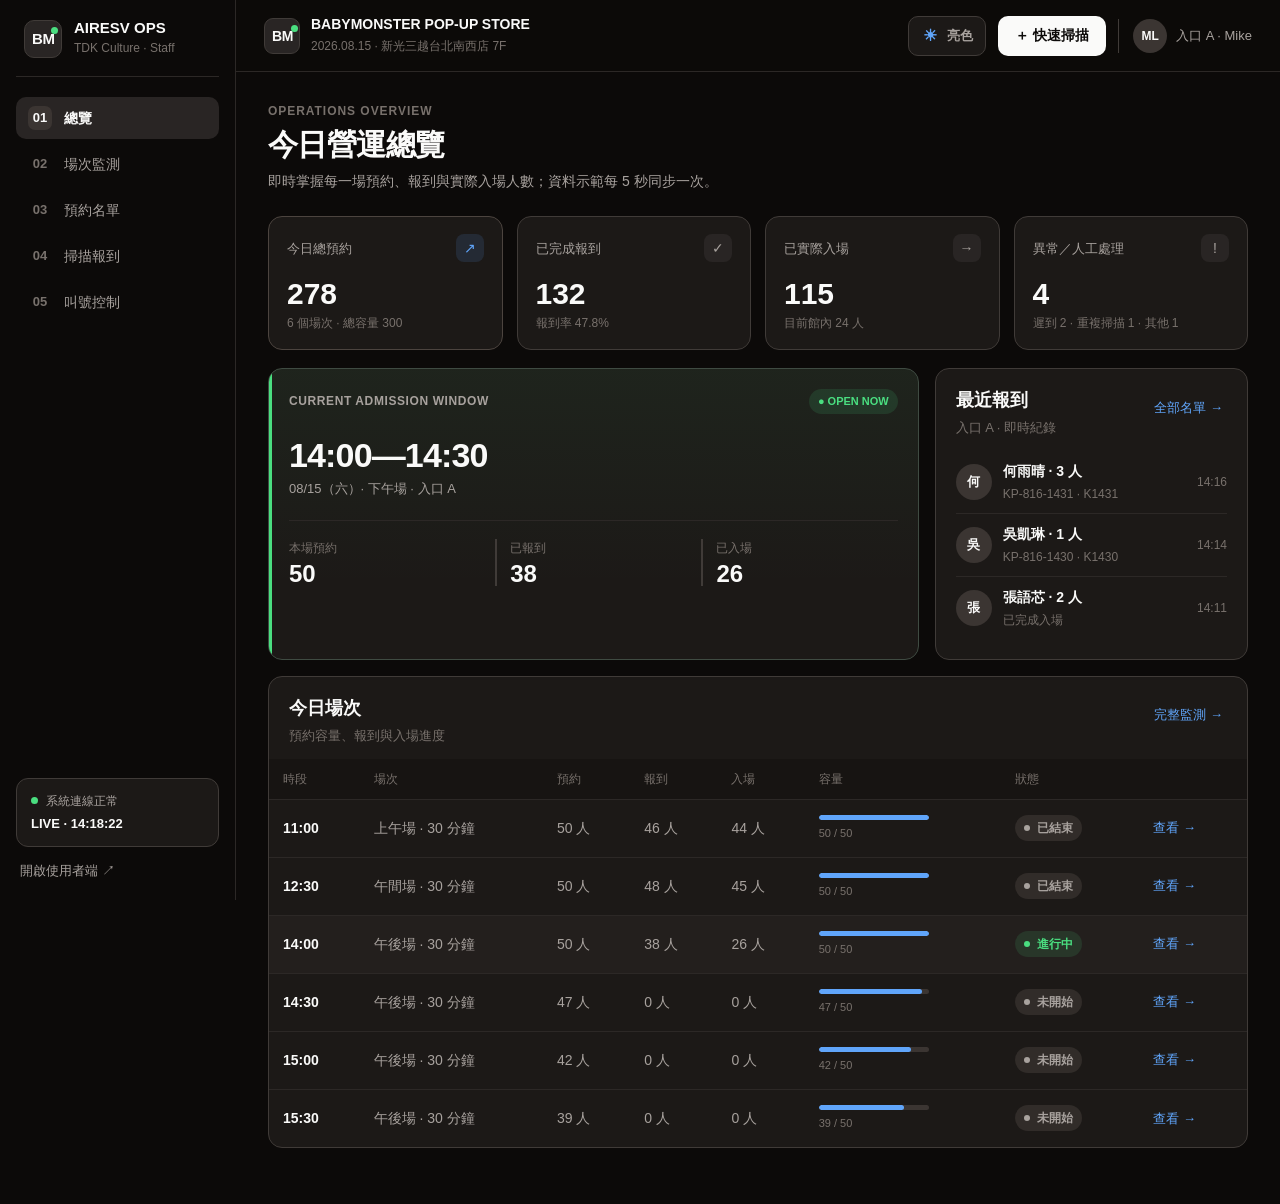
<file: airesv-kpop-demo/staff/index.html>
<!doctype html>
<html lang="zh-Hant">
<head>
  <meta charset="utf-8">
  <meta name="viewport" content="width=device-width, initial-scale=1">
  <meta name="theme-color" content="#0c0a09">
  <base href="../">
  <script>
    try {
      var savedOpsTheme = localStorage.getItem("airesv-ops-theme");
      if (savedOpsTheme === "light" || savedOpsTheme === "dark") document.documentElement.dataset.opsTheme = savedOpsTheme;
    } catch (error) {}
  </script>
  <title>Airesv Ops｜BABYMONSTER 工作人員端</title>
  <link rel="icon" href="data:,">
  <link rel="stylesheet" href="./shared.css">
  <link rel="stylesheet" href="./staff.css">
</head>
<body class="staff-body">
  <div id="staff-app" aria-live="polite"></div>
  <div id="staff-toast" class="toast" role="status"></div>
  <script src="./staff.js"></script>
</body>
</html>
</file>
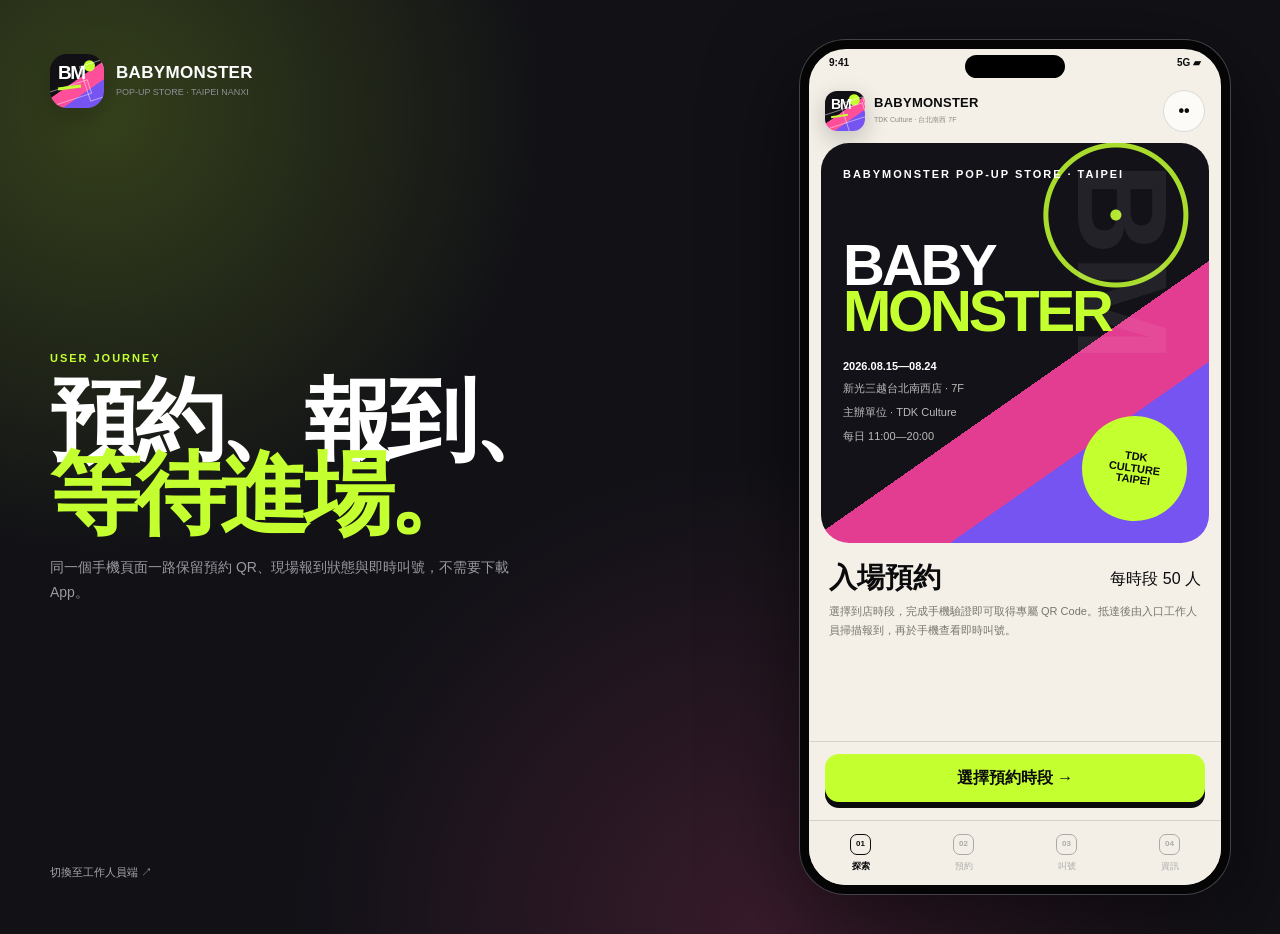
<file: airesv-kpop-demo/user/index.html>
<!doctype html>
<html lang="zh-Hant">
<head>
  <meta charset="utf-8">
  <meta name="viewport" content="width=device-width, initial-scale=1, viewport-fit=cover">
  <meta name="theme-color" content="#f4f0e7">
  <base href="../">
  <title>Airesv｜BABYMONSTER 使用者預約</title>
  <link rel="icon" href="data:,">
  <link rel="stylesheet" href="./shared.css">
  <link rel="stylesheet" href="./user.css">
</head>
<body class="user-app-body">
  <aside class="user-pitch">
    <a href="./index.html" class="brand-lockup"><div class="bm-art"><b>BM</b><i></i></div><div><strong>BABYMONSTER</strong><span>POP-UP STORE · TAIPEI NANXI</span></div></a>
    <div><p class="kicker">USER JOURNEY</p><h1>預約、報到、<em>等待進場。</em></h1><p>同一個手機頁面一路保留預約 QR、現場報到狀態與即時叫號，不需要下載 App。</p></div>
    <a class="switch-app" href="./staff/">切換至工作人員端 ↗</a>
  </aside>
  <main id="user-app" class="user-device" aria-live="polite"></main>
  <div id="user-toast" class="toast" role="status"></div>
  <script src="./user.js"></script>
</body>
</html>
</file>
<file: airesv-kpop-demo/shared.css>
:root {
  --ink:#0b0b0d;
  --ink-2:#15151a;
  --paper:#f4f0e7;
  --white:#fff;
  --acid:#c4ff30;
  --pink:#ff4f9a;
  --violet:#7654f1;
  --green:#1f9b58;
  --red:#e84d4d;
  --muted:#77766f;
  --line:rgba(11,11,13,.13);
  --display:"Avenir Next Condensed","DIN Condensed","Futura","PingFang TC",sans-serif;
  --body:"Avenir Next","PingFang TC","Noto Sans TC",sans-serif;
  --shadow:0 22px 70px rgba(11,11,13,.14);
}
*{box-sizing:border-box}
html,body{min-height:100%;margin:0}
body{font-family:var(--body);color:var(--ink);background:var(--paper)}
button,input,select{font:inherit}
button,a{cursor:pointer}
button{color:inherit}
a{color:inherit;text-decoration:none}
.kicker{margin:0;font:900 11px/1 var(--display);letter-spacing:.18em;text-transform:uppercase}
.bm-art{position:relative;flex:0 0 auto;width:54px;height:54px;overflow:hidden;border-radius:17px;color:#fff;background:radial-gradient(circle at 73% 22%,var(--acid) 0 5px,transparent 6px),linear-gradient(145deg,#101015 0 48%,var(--pink) 49% 68%,var(--violet) 69%);box-shadow:0 8px 24px rgba(11,11,13,.22)}
.bm-art:before,.bm-art:after{content:"";position:absolute;border:1px solid rgba(255,255,255,.48);transform:rotate(-18deg)}
.bm-art:before{width:44px;height:13px;left:-5px;bottom:7px}.bm-art:after{width:22px;height:35px;right:-4px;top:8px}
.bm-art b{position:absolute;z-index:2;left:8px;top:11px;font:900 19px/.8 var(--display);letter-spacing:-.08em}.bm-art i{position:absolute;z-index:2;left:8px;top:32px;width:23px;height:3px;background:var(--acid);transform:rotate(-8deg)}
.brand-lockup{display:flex;align-items:center;gap:12px;min-width:0}.brand-lockup strong{display:block;font:900 17px/.95 var(--display);letter-spacing:.02em}.brand-lockup span{display:block;margin-top:5px;color:#8b8a84;font-size:9px}
.pill{display:inline-flex;align-items:center;gap:7px;min-height:28px;padding:0 11px;border-radius:18px;font-size:10px;font-weight:800;white-space:nowrap}.pill:before{content:"";width:7px;height:7px;border-radius:50%;background:currentColor}.pill-green{color:#518600;background:rgba(196,255,48,.36)}.pill-dark{color:var(--acid);background:var(--ink)}.pill-pink{color:#a21e5c;background:#ffd9e9}.pill-gray{color:#6f6e68;background:#e5e1d8}
.btn{min-height:48px;padding:0 18px;border:0;border-radius:14px;font-weight:900;transition:transform .18s ease,box-shadow .18s ease}.btn:hover{transform:translateY(-2px)}.btn-primary{background:var(--acid);box-shadow:0 6px 0 var(--ink)}.btn-dark{color:#fff;background:var(--ink)}.btn-outline{border:1px solid var(--ink);background:transparent}.btn-ghost{background:rgba(255,255,255,.68)}.btn-pink{color:#fff;background:var(--pink)}.btn-block{width:100%}.btn:disabled{opacity:.38;cursor:not-allowed;transform:none;box-shadow:none}
.icon-btn{width:42px;height:42px;border:1px solid var(--line);border-radius:50%;display:grid;place-items:center;background:rgba(255,255,255,.7);font-weight:900}
.suite-home{color:#fff;background:radial-gradient(circle at 8% 0,rgba(196,255,48,.2),transparent 30rem),radial-gradient(circle at 100% 100%,rgba(255,79,154,.2),transparent 35rem),#111116}
.suite-home:after{content:"";position:fixed;inset:0;pointer-events:none;opacity:.05;background-image:url("data:image/svg+xml,%3Csvg viewBox='0 0 180 180' xmlns='http://www.w3.org/2000/svg'%3E%3Cfilter id='n'%3E%3CfeTurbulence type='fractalNoise' baseFrequency='.9' numOctaves='3'/%3E%3C/filter%3E%3Crect width='100%25' height='100%25' filter='url(%23n)'/%3E%3C/svg%3E")}
.suite-shell{width:min(1240px,calc(100% - 48px));margin:auto;padding:38px 0 70px}.suite-brand{display:flex;align-items:center;gap:14px;padding-bottom:30px;border-bottom:1px solid rgba(255,255,255,.12)}.suite-brand span{display:block;color:var(--acid);font:800 9px/1 var(--display);letter-spacing:.16em}.suite-brand strong{display:block;margin-top:7px;font:900 19px/1 var(--display)}
.suite-intro{display:grid;grid-template-columns:1.1fr .9fr;align-items:end;gap:60px;padding:70px 0 46px}.suite-intro .kicker{grid-column:1/-1;color:var(--acid)}.suite-intro h1{margin:0;font:900 clamp(48px,7vw,92px)/.83 var(--display);letter-spacing:-.055em}.suite-intro h1 em{display:block;color:var(--acid);font-style:normal}.suite-intro>p:last-child{margin:0 0 8px;color:#92929a;line-height:1.8;font-size:14px}
.suite-choices{display:grid;grid-template-columns:1fr 1fr;gap:22px}.suite-choice{position:relative;min-height:370px;padding:30px;border-radius:28px;display:flex;flex-direction:column;justify-content:space-between;overflow:hidden;transition:transform .22s ease}.suite-choice:hover{transform:translateY(-7px)}.staff-choice{background:#fff;color:var(--ink)}.user-choice{background:var(--acid);color:var(--ink)}.suite-choice:after{content:"";position:absolute;width:260px;height:260px;border:1px solid currentColor;border-radius:50%;right:-100px;top:-100px;opacity:.16}.choice-number{width:42px;height:42px;border-radius:50%;display:grid;place-items:center;color:#fff;background:var(--ink);font:900 11px/1 var(--display)}.suite-choice p{margin:0 0 9px;color:var(--muted);font:900 10px/1 var(--display);letter-spacing:.15em}.suite-choice h2{margin:0;font:900 42px/.9 var(--display)}.suite-choice ul{margin:22px 0 0;padding:0;list-style:none;color:#555;font-size:12px;line-height:2}.suite-choice li:before{content:"↗";margin-right:9px;color:var(--pink);font-weight:900}.suite-choice>b{font-size:13px}
.toast{position:fixed;z-index:100;left:50%;bottom:28px;transform:translate(-50%,30px);padding:13px 18px;border-radius:18px;color:#fff;background:var(--ink);box-shadow:var(--shadow);font-size:12px;opacity:0;pointer-events:none;transition:.28s ease}.toast.show{opacity:1;transform:translate(-50%,0)}
@media(max-width:760px){.suite-shell{width:min(100% - 28px,560px);padding-top:20px}.suite-intro{display:block;padding:48px 0 30px}.suite-intro .kicker{margin-bottom:18px}.suite-intro>p:last-child{margin-top:24px}.suite-choices{grid-template-columns:1fr}.suite-choice{min-height:330px}.suite-brand strong{font-size:15px}}
.suite-intro h1{font-size:clamp(48px,6vw,76px)}
</file>
